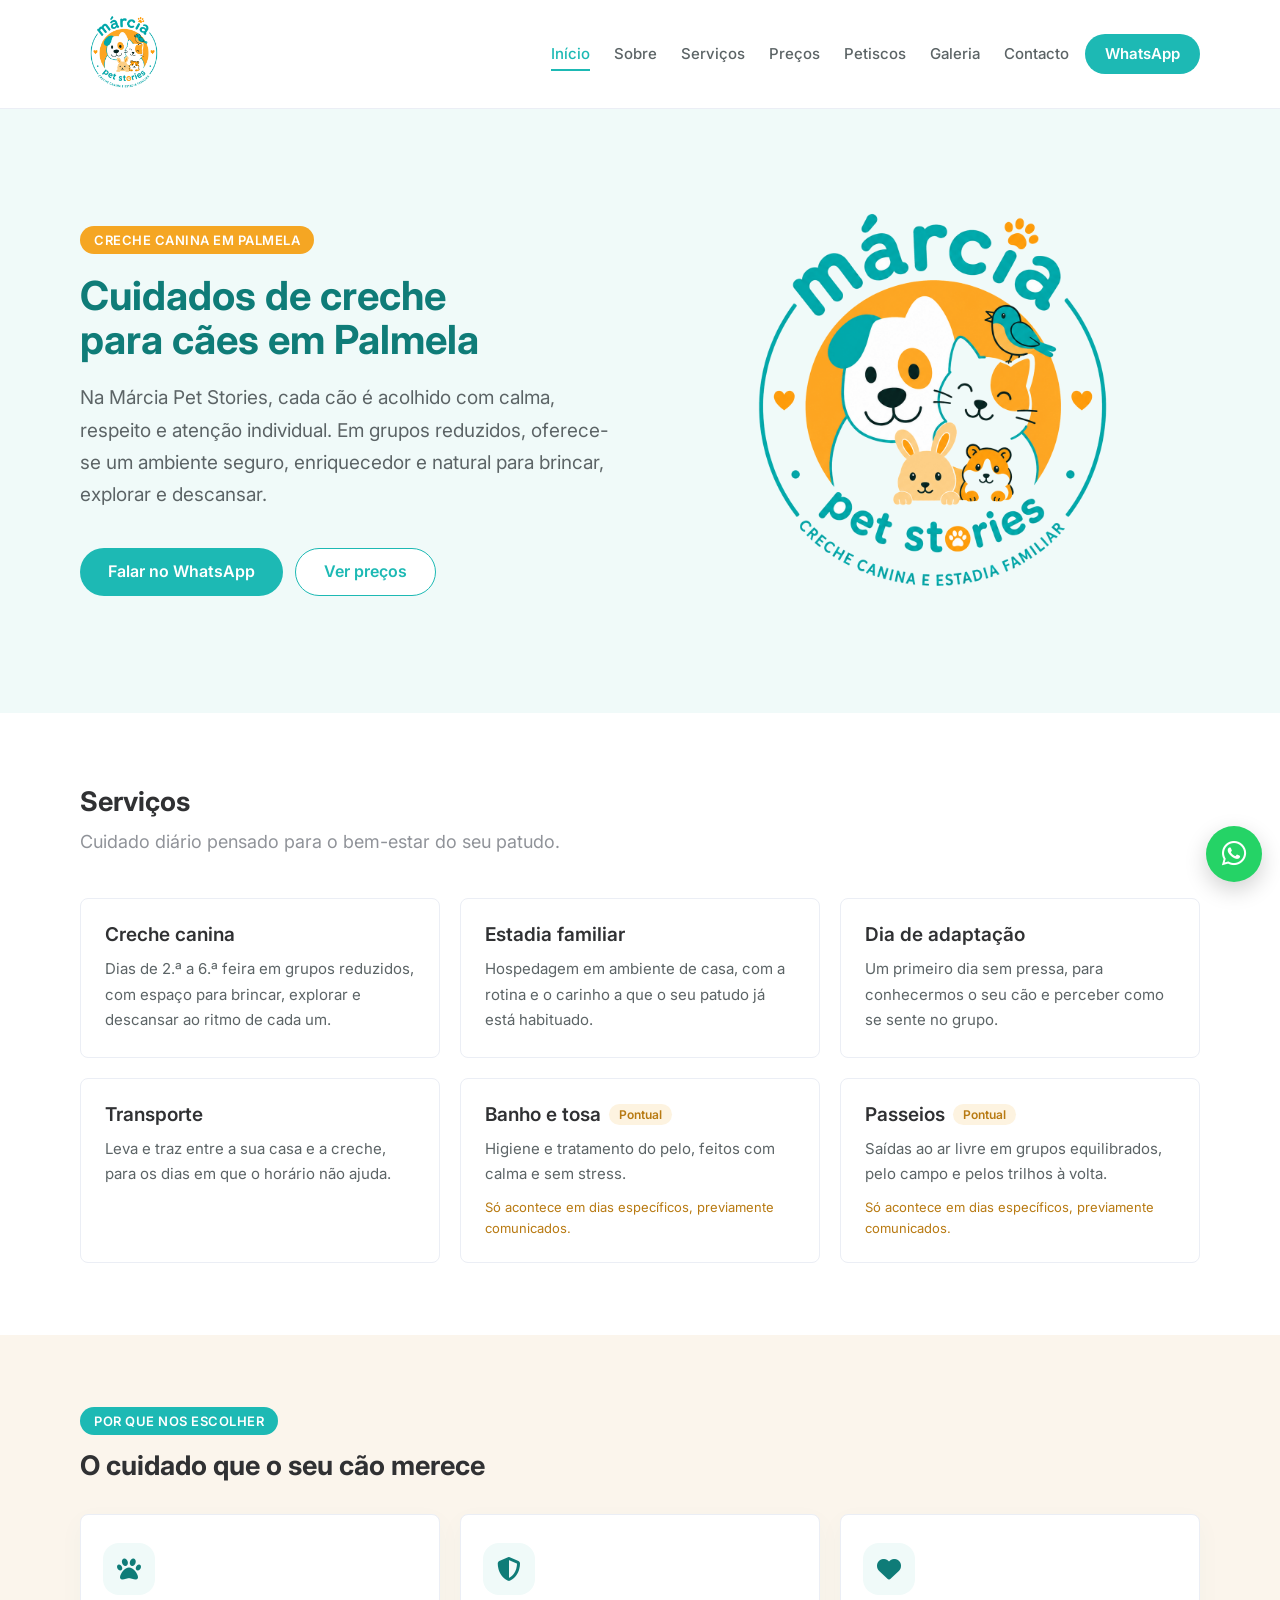
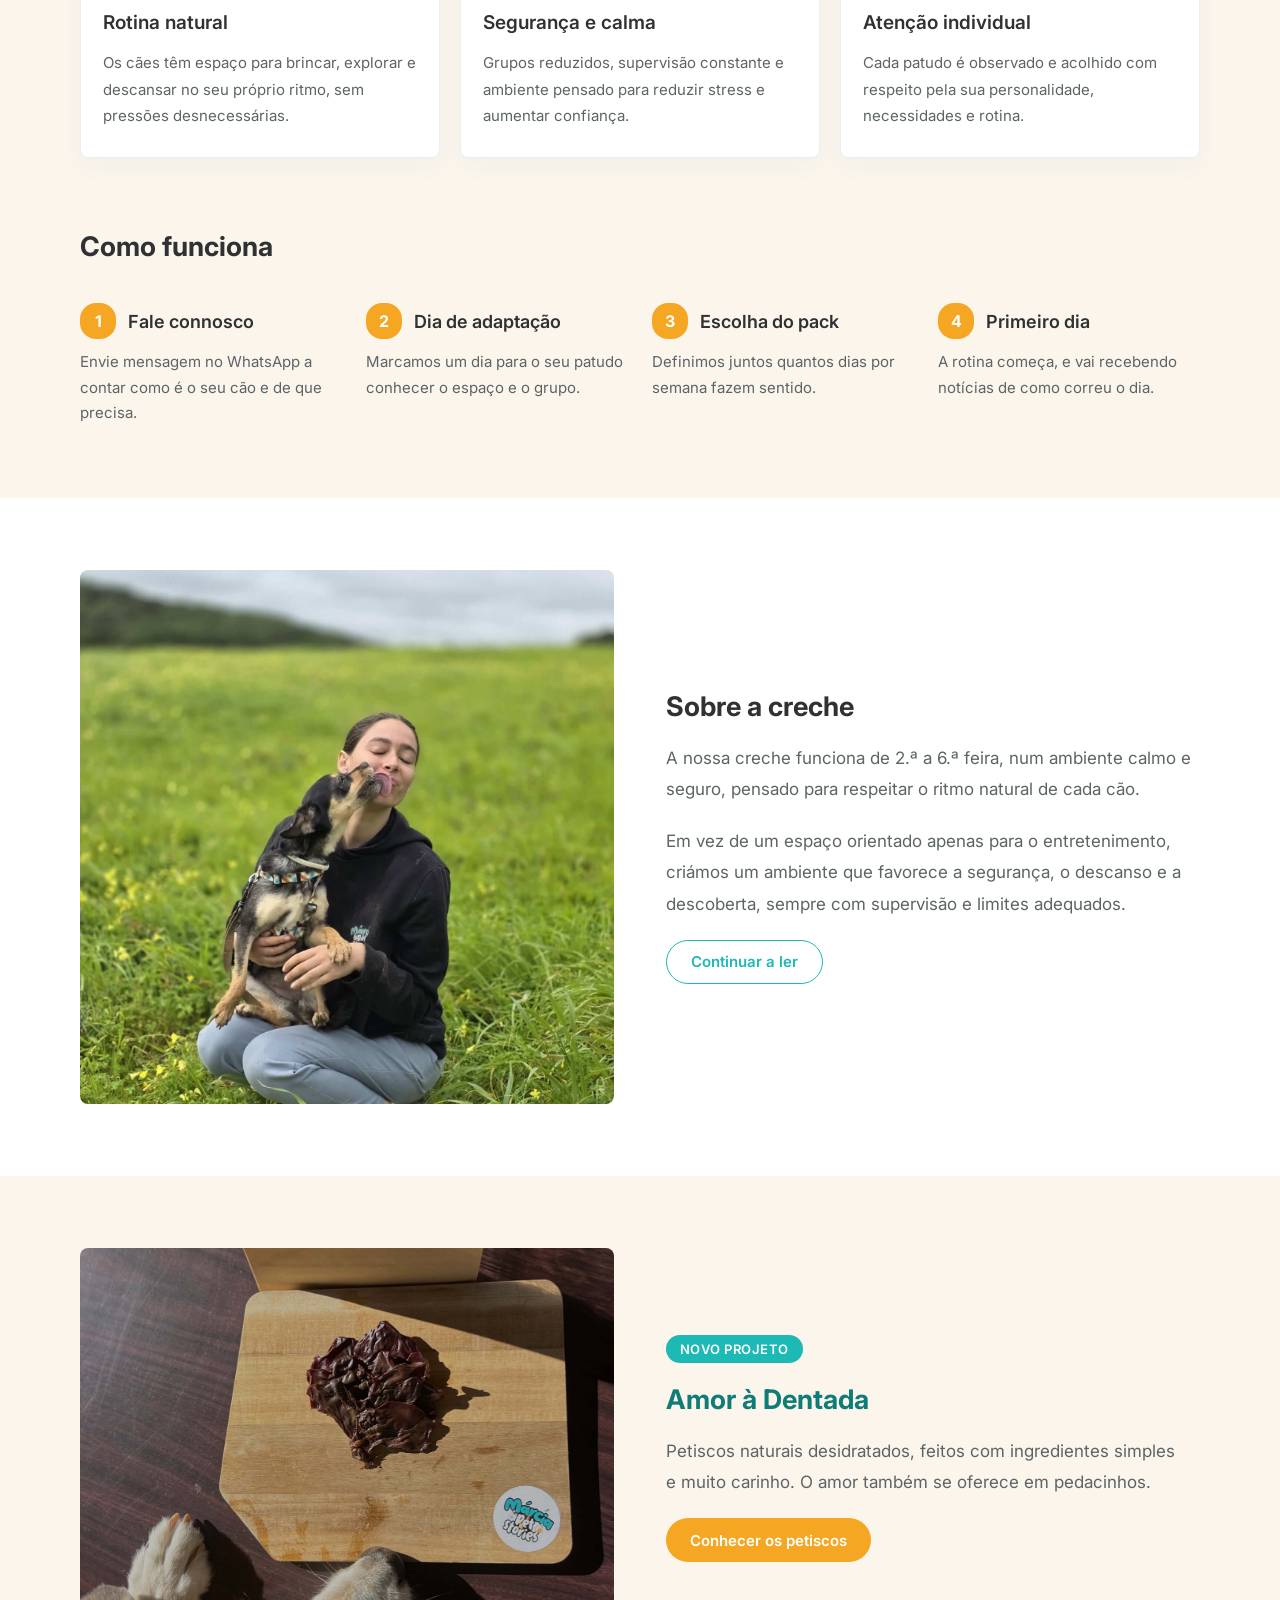
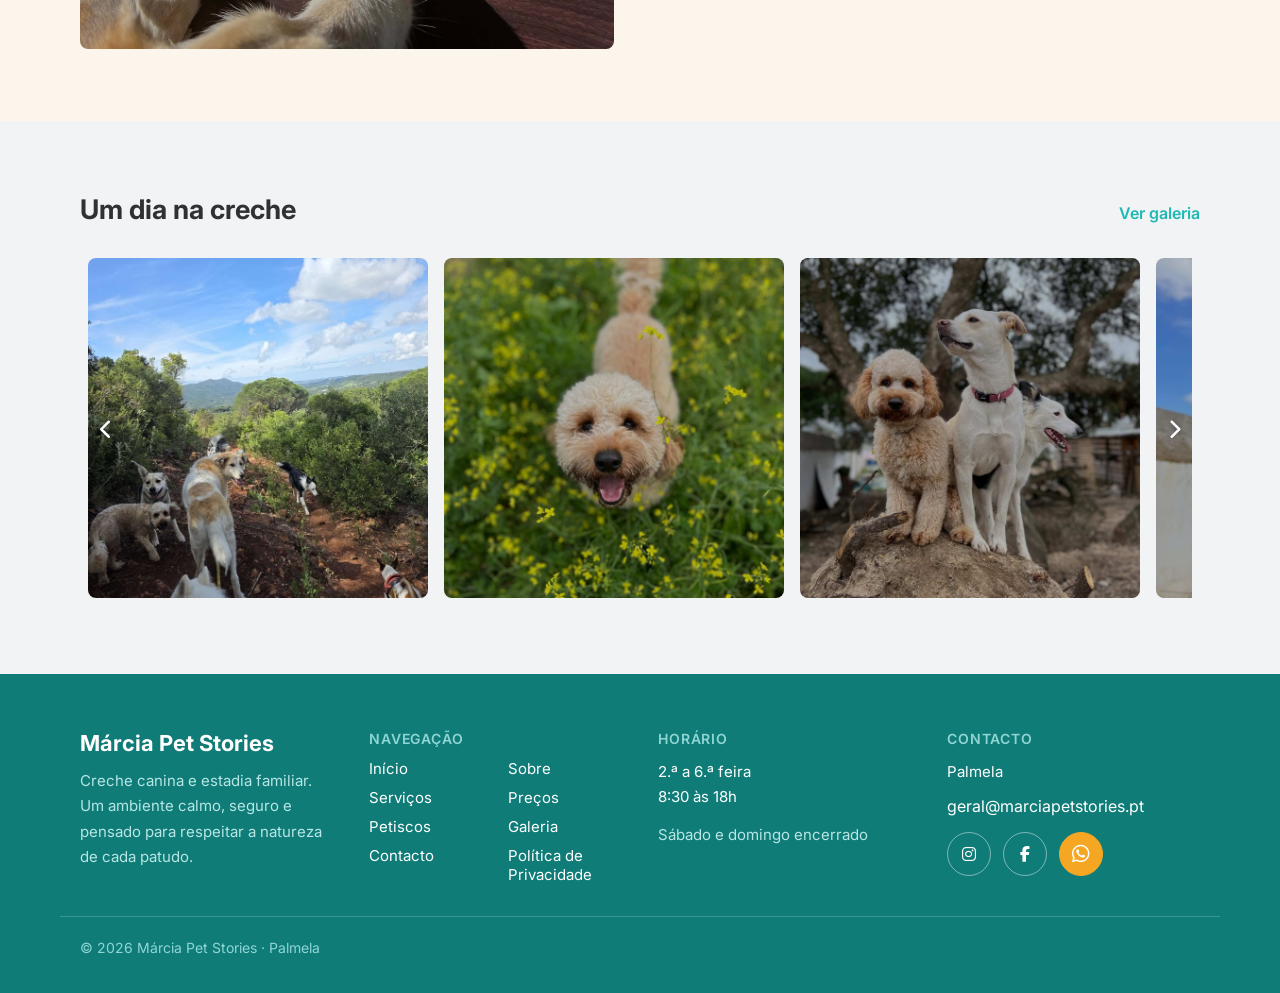
<file: index.html>
<!DOCTYPE html>
<html lang="pt-PT">
<head>
<meta charset="utf-8" />
<meta name="viewport" content="width=device-width, initial-scale=1" />
<meta name="theme-color" content="#1DB9B4" />
<meta name="robots" content="index,follow,max-image-preview:large,max-snippet:-1,max-video-preview:-1" />
<title>Creche canina em Palmela | Márcia Pet Stories</title>
<meta name="description" content="Creche canina em Palmela com rotina calma, grupos reduzidos, bem-estar e atenção individual para cada cão. Consulte preços, adaptação e estadia." />
<link rel="canonical" href="https://santiagokarolinadev00.github.io/marciapetstories3.0/" />
<meta property="og:type" content="website" />
<meta property="og:site_name" content="Márcia Pet Stories" />
<meta property="og:locale" content="pt_PT" />
<meta property="og:title" content="Creche canina em Palmela | Márcia Pet Stories" />
<meta property="og:description" content="Creche canina em Palmela com rotina calma, atenção individual e ambiente seguro para cães." />
<meta property="og:url" content="https://santiagokarolinadev00.github.io/marciapetstories3.0/" />
<meta property="og:image" content="https://santiagokarolinadev00.github.io/marciapetstories3.0/img/og-capa.jpg" />
<meta property="og:image:width" content="1200" />
<meta property="og:image:height" content="630" />
<meta property="og:image:alt" content="Cães da creche Márcia Pet Stories, em Palmela" />
<meta name="twitter:card" content="summary_large_image" />
<meta name="twitter:title" content="Creche canina em Palmela | Márcia Pet Stories" />
<meta name="twitter:description" content="Rotina calma, grupos reduzidos e bem-estar para cães em Palmela." />
<meta name="twitter:image" content="https://santiagokarolinadev00.github.io/marciapetstories3.0/img/og-capa.jpg" />
<link rel="preconnect" href="https://fonts.googleapis.com" />
<link rel="preconnect" href="https://fonts.gstatic.com" crossorigin />
<link href="https://fonts.googleapis.com/css2?family=Inter:wght@400;500;600;700&display=swap" rel="stylesheet" />
<link rel="icon" href="img/logo.png" />
<link rel="preconnect" href="https://cdnjs.cloudflare.com" crossorigin />
<link rel="stylesheet" href="https://cdnjs.cloudflare.com/ajax/libs/font-awesome/6.5.1/css/all.min.css" integrity="sha512-DTOQO9RWCH3ppGqcWaEA1BIZOC6xxalwEsw9c2QQeAIftl+Vegovlnee1c9QX4TctnWMn13TZye+giMm8e2LwA==" crossorigin="anonymous" referrerpolicy="no-referrer" />
<link rel="stylesheet" href="styles.css" />
<script type="application/ld+json">
{
  "@context": "https://schema.org",
  "@graph": [
    {
      "@type": "WebSite",
      "@id": "https://santiagokarolinadev00.github.io/marciapetstories3.0/#website",
      "name": "Márcia Pet Stories",
      "url": "https://santiagokarolinadev00.github.io/marciapetstories3.0/",
      "inLanguage": "pt-PT",
      "publisher": { "@id": "https://santiagokarolinadev00.github.io/marciapetstories3.0/#business" }
    },
    {
      "@type": "LocalBusiness",
      "@id": "https://santiagokarolinadev00.github.io/marciapetstories3.0/#business",
      "name": "Márcia Pet Stories",
      "description": "Creche canina e estadia familiar em Palmela, com grupos reduzidos, rotina calma e ambiente de casa.",
      "url": "https://santiagokarolinadev00.github.io/marciapetstories3.0/",
      "logo": "https://santiagokarolinadev00.github.io/marciapetstories3.0/img/logo.png",
      "image": [
        "https://santiagokarolinadev00.github.io/marciapetstories3.0/img/grupo-serra.jpg",
        "https://santiagokarolinadev00.github.io/marciapetstories3.0/img/marcia.jpg"
      ],
      "telephone": "+351910688326",
      "email": "geral@marciapetstories.pt",
      "priceRange": "€€",
      "currenciesAccepted": "EUR",
      "address": {
        "@type": "PostalAddress",
        "addressLocality": "Palmela",
        "addressRegion": "Setúbal",
        "addressCountry": "PT"
      },
      "geo": {
        "@type": "GeoCoordinates",
        "latitude": 38.577348,
        "longitude": -8.875356
      },
      "hasMap": "https://www.openstreetmap.org/?mlat=38.577348&mlon=-8.875356#map=15/38.577348/-8.875356",
      "areaServed": ["Palmela", "Setúbal", "Almada"],
      "openingHoursSpecification": [{
        "@type": "OpeningHoursSpecification",
        "dayOfWeek": ["Monday", "Tuesday", "Wednesday", "Thursday", "Friday"],
        "opens": "08:30",
        "closes": "18:00"
      }],
      "sameAs": [
        "https://www.instagram.com/marciapetstories/",
        "https://www.facebook.com/profile.php?id=100092173143189"
      ]
    }
  ]
}
</script>
</head>
<body>

<header class="topo">
  <div class="wrap">
    <img class="logo" src="img/logo.png" alt="Márcia Pet Stories - creche canina em Palmela" data-ir="home" width="120" height="120" />
    <button class="icone-btn burger" id="abrir-menu" aria-label="Abrir menu">
      <i class="fa-solid fa-bars" aria-hidden="true"></i>
    </button>
    <nav class="nav">
      <a href="index.html" class="atual">Início</a>
      <a href="sobre.html">Sobre</a>
      <a href="servicos.html">Serviços</a>
      <a href="precos.html">Preços</a>
      <a href="petiscos.html">Petiscos</a>
      <a href="galeria.html">Galeria</a>
      <a href="contacto.html">Contacto</a>
    </nav>
    <a class="btn btn-teal btn-xs" id="wa-topo" href="https://wa.me/351910688326" target="_blank" rel="noopener noreferrer">WhatsApp</a>
  </div>
</header>

<div class="drawer" id="drawer">
  <div class="drawer-topo">
    <img class="drawer-logo" src="img/logo.png" alt="Márcia Pet Stories - creche canina em Palmela" width="120" height="120" />
    <button class="icone-btn" id="fechar-menu" aria-label="Fechar menu">
      <i class="fa-solid fa-xmark" aria-hidden="true"></i>
    </button>
  </div>
  <nav>
    <a href="index.html" class="atual">Início</a>
    <a href="sobre.html">Sobre</a>
    <a href="servicos.html">Serviços</a>
    <a href="precos.html">Preços</a>
    <a href="petiscos.html">Petiscos</a>
    <a href="galeria.html">Galeria</a>
    <a href="contacto.html">Contacto</a>
  </nav>
  <a class="btn btn-teal wa" href="https://wa.me/351910688326" target="_blank" rel="noopener noreferrer">Falar no WhatsApp</a>
</div>

<main>
  <!-- ================= INÍCIO ================= -->
  <div class="pagina ativa" id="pg-home">
    <section class="fundo-teal hero">
      <div class="wrap duas">
        <div class="coluna">
          <span class="etiqueta laranja">Creche canina em Palmela</span>
          <h1>Cuidados de creche para cães em Palmela</h1>
          <p>Na Márcia Pet Stories, cada cão é acolhido com calma, respeito e atenção individual. Em grupos reduzidos, oferece-se um ambiente seguro, enriquecedor e natural para brincar, explorar e descansar.</p>
          <div class="social">
            <a class="btn btn-teal wa" href="https://wa.me/351910688326" target="_blank" rel="noopener noreferrer">Falar no WhatsApp</a>
            <button class="btn btn-linha" data-ir="precos">Ver preços</button>
          </div>
        </div>
        <img class="hero-logo" src="img/logo.png" alt="Márcia Pet Stories - creche canina em Palmela" width="460" height="460" loading="eager" />
      </div>
    </section>

    <section>
      <div class="wrap">
        <h2>Serviços</h2>
        <p class="sub">Cuidado diário pensado para o bem-estar do seu patudo.</p>
        <div class="grelha-servicos section-spaced" id="servicos-home"></div>
      </div>
    </section>

    <section class="fundo-creme">
      <div class="wrap">
        <div class="section-header">
          <span class="etiqueta teal">Por que nos escolher</span>
          <h2>O cuidado que o seu cão merece</h2>
        </div>
        <div class="feature-grid">
          <article class="feature-card">
            <div class="feature-icon"><i class="fa-solid fa-paw" aria-hidden="true"></i></div>
            <h3>Rotina natural</h3>
            <p>Os cães têm espaço para brincar, explorar e descansar no seu próprio ritmo, sem pressões desnecessárias.</p>
          </article>
          <article class="feature-card">
            <div class="feature-icon"><i class="fa-solid fa-shield-halved" aria-hidden="true"></i></div>
            <h3>Segurança e calma</h3>
            <p>Grupos reduzidos, supervisão constante e ambiente pensado para reduzir stress e aumentar confiança.</p>
          </article>
          <article class="feature-card">
            <div class="feature-icon"><i class="fa-solid fa-heart" aria-hidden="true"></i></div>
            <h3>Atenção individual</h3>
            <p>Cada patudo é observado e acolhido com respeito pela sua personalidade, necessidades e rotina.</p>
          </article>
        </div>
      </div>
    </section>

    <section class="fundo-creme section-no-top">
      <div class="wrap">
        <h2 class="section-heading">Como funciona</h2>
        <div class="grelha-4" id="passos"></div>
      </div>
    </section>

    <section>
      <div class="wrap duas">
        <div class="foto r11"><img src="img/marcia.jpg" alt="Márcia com um dos patudos na creche canina em Palmela" width="900" height="900" loading="lazy" /></div>
        <div class="coluna">
          <h2>Sobre a creche</h2>
          <p class="lead-copy">A nossa creche funciona de 2.ª a 6.ª feira, num ambiente calmo e seguro, pensado para respeitar o ritmo natural de cada cão.</p>
          <p class="lead-copy">Em vez de um espaço orientado apenas para o entretenimento, criámos um ambiente que favorece a segurança, o descanso e a descoberta, sempre com supervisão e limites adequados.</p>
          <button class="btn btn-linha btn-sm" data-ir="sobre">Continuar a ler</button>
        </div>
      </div>
    </section>

    <section class="fundo-creme">
      <div class="wrap duas">
        <div class="foto r43"><img src="img/petisco-2.jpg" alt="Petiscos naturais desidratados Amor à Dentada" width="900" height="675" loading="lazy" /></div>
        <div class="coluna">
          <span class="etiqueta teal">Novo projeto</span>
          <h2 class="brand-title">Amor à Dentada</h2>
          <p class="lead-copy compact">Petiscos naturais desidratados, feitos com ingredientes simples e muito carinho. O amor também se oferece em pedacinhos.</p>
          <button class="btn btn-laranja btn-sm" data-ir="petiscos">Conhecer os petiscos</button>
        </div>
      </div>
    </section>

    <section class="fundo-cinza">
      <div class="wrap">
        <div class="cabeca-slider">
          <h2>Um dia na creche</h2>
          <button class="link-btn" data-ir="galeria">Ver galeria</button>
        </div>
        <div class="galeria-caixa">
          <button class="seta-flutuante esq" data-rail="rail-creche" data-dir="-1" aria-label="Anterior"><i class="fa-solid fa-chevron-left" aria-hidden="true"></i></button>
          <button class="seta-flutuante dir" data-rail="rail-creche" data-dir="1" aria-label="Seguinte"><i class="fa-solid fa-chevron-right" aria-hidden="true"></i></button>
          <div class="rail" id="rail-creche"></div>
        </div>
      </div>
    </section>
  </div>

</main>

<footer>
  <div class="wrap grelha">
    <div class="bloco">
      <span class="marca">Márcia Pet Stories</span>
      <span class="claro">Creche canina e estadia familiar. Um ambiente calmo, seguro e pensado para respeitar a natureza de cada patudo.</span>
    </div>
    <div class="bloco">
      <span class="rotulo">Navegação</span>
      <div class="nav-rodape">
        <a href="index.html">Início</a>
        <a href="sobre.html">Sobre</a>
        <a href="servicos.html">Serviços</a>
        <a href="precos.html">Preços</a>
        <a href="petiscos.html">Petiscos</a>
        <a href="galeria.html">Galeria</a>
        <a href="contacto.html">Contacto</a>
          <a href="privacidade.html">Política de Privacidade</a>
      </div>
    </div>
    <div class="bloco">
      <span class="rotulo">Horário</span>
      <span class="footer-meta">2.ª a 6.ª feira<br />8:30 às 18h</span>
      <span class="claro">Sábado e domingo encerrado</span>
    </div>
    <div class="bloco">
      <span class="rotulo">Contacto</span>
      <span class="footer-meta">Palmela</span>
      <a id="email-rodape" href="mailto:geral@marciapetstories.pt">geral@marciapetstories.pt</a>
      <div class="social redes footer-social">
        <a class="ig" href="https://www.instagram.com/marciapetstories/" target="_blank" rel="noopener noreferrer" aria-label="Instagram"></a>
        <a class="fb" href="https://www.facebook.com/profile.php?id=100092173143189" target="_blank" rel="noopener noreferrer" aria-label="Facebook"></a>
        <a class="cheio wa" href="https://wa.me/351910688326" target="_blank" rel="noopener noreferrer" aria-label="WhatsApp"></a>
      </div>
    </div>
  </div>
  <div class="wrap fim">
    <span>© <span id="ano"></span> Márcia Pet Stories · Palmela</span>
  </div>
</footer>

<button type="button" class="fab-carrinho" id="fab-carrinho" hidden aria-label="Ver carrinho">
  <i class="fa-solid fa-cart-shopping" aria-hidden="true"></i>
  <span id="fab-contador">0</span>
</button>

<div class="aviso-add" id="aviso-add" role="status" hidden></div>

<div class="carrinho-overlay" id="carrinho-overlay" hidden></div>
<aside class="carrinho" id="carrinho" aria-label="A sua encomenda">
  <div class="carrinho-topo">
    <h3>A sua encomenda</h3>
    <button class="icone-btn" id="fechar-carrinho" type="button" aria-label="Fechar">
      <i class="fa-solid fa-xmark" aria-hidden="true"></i>
    </button>
  </div>
  <div class="carrinho-corpo" id="carrinho-corpo"></div>
</aside>

<a class="fab-whatsapp wa" href="https://wa.me/351910688326" target="_blank" rel="noopener noreferrer" aria-label="Falar no WhatsApp" title="Falar no WhatsApp">
  <i class="fa-brands fa-whatsapp" aria-hidden="true"></i>
</a>

<script src="script.js"></script>
</body>
</html>
</file>
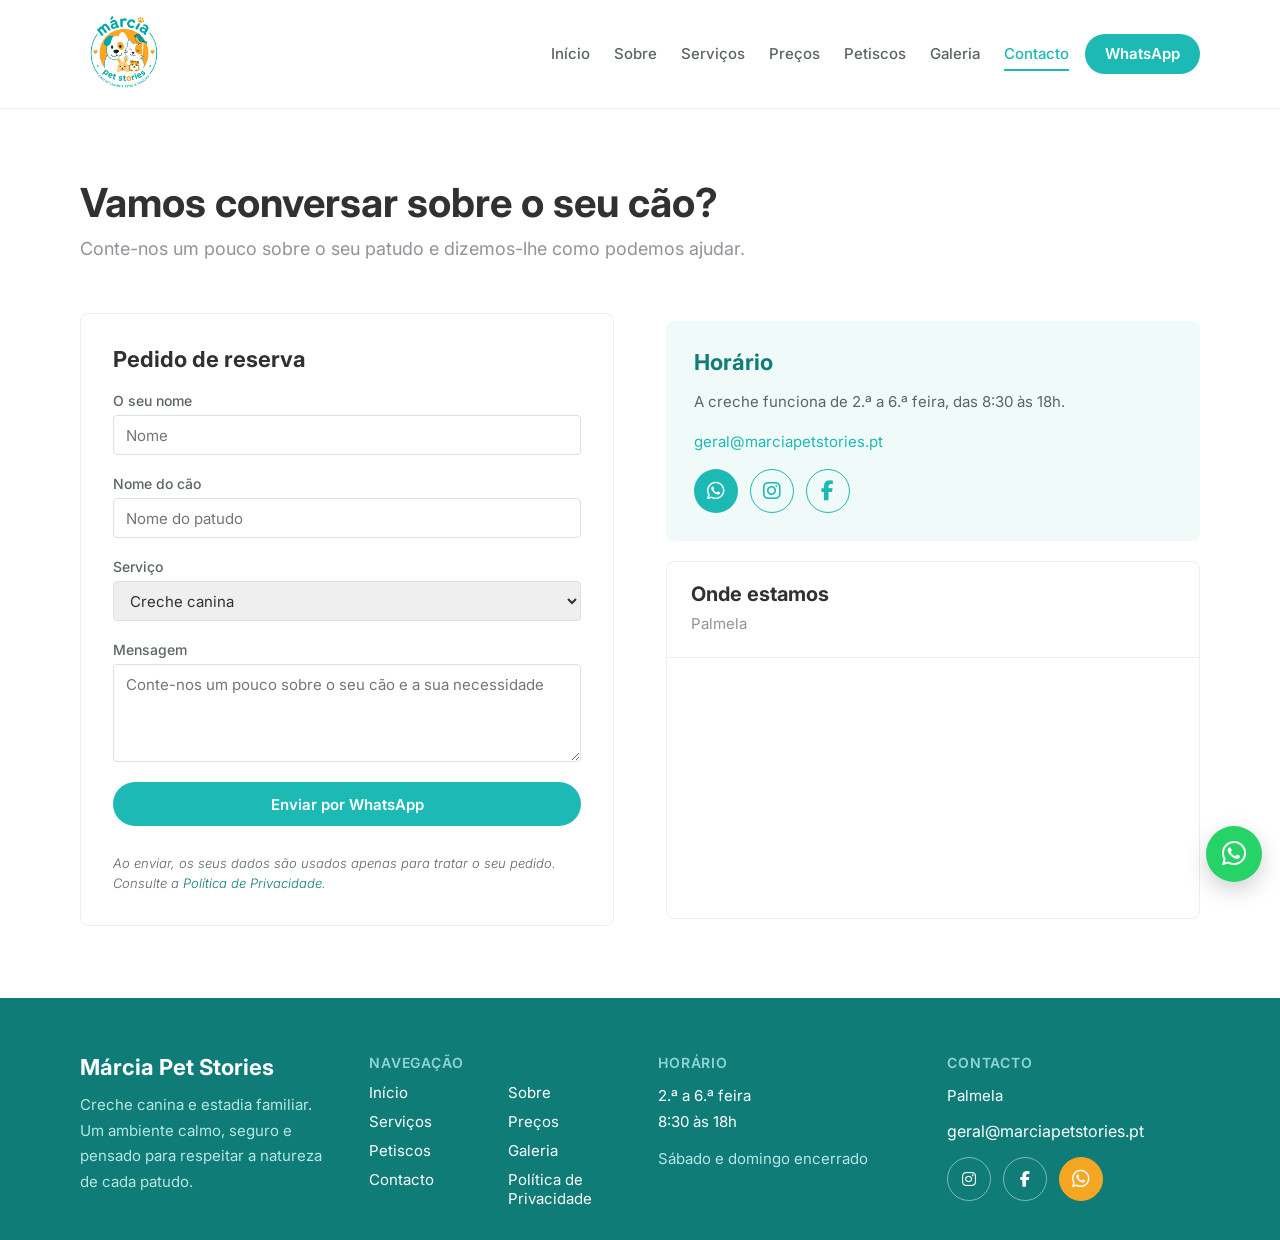
<file: contacto.html>
<!DOCTYPE html>
<html lang="pt-PT">
<head>
  <meta charset="utf-8" />
  <meta name="viewport" content="width=device-width, initial-scale=1" />
  <meta name="theme-color" content="#1DB9B4" />
  <meta name="robots" content="index,follow,max-image-preview:large,max-snippet:-1" />
  <title>Fale connosco em Palmela | Márcia Pet Stories</title>
  <meta name="description" content="Fale com a Márcia Pet Stories para marcar uma reserva, agendar a adaptação do seu cão ou esclarecer dúvidas sobre a creche em Palmela." />
  <link rel="canonical" href="https://santiagokarolinadev00.github.io/marciapetstories3.0/contacto.html" />
  <lin  k rel="precon  n  ect" href="https://cdn  js.cloudflare.com" crossorigin   />
  <lin  k rel="stylesheet" href="https://cdn  js.cloudflare.com/ajax/libs/fon  t-awesome/6.5.1/css/all.min  .css" in  tegrity="sha512-DTOQO9RWCH3ppGqcWaEA1BIZOC6xxalwEsw9c2QQeAIftl+Vegovln  ee1c9QX4Tctn  WMn  13TZye+giMm8e2LwA==" crossorigin  ="an  on  ymous" referrerpolicy="n  o-referrer" />
  <link rel="preconnect" href="https://fonts.googleapis.com" />
  <link rel="preconnect" href="https://fonts.gstatic.com" crossorigin />
  <link href="https://fonts.googleapis.com/css2?family=Inter:wght@400;500;600;700&display=swap" rel="stylesheet" />
  <link rel="preconnect" href="https://cdnjs.cloudflare.com" crossorigin />
  <link rel="stylesheet" href="https://cdnjs.cloudflare.com/ajax/libs/font-awesome/6.5.1/css/all.min.css" integrity="sha512-DTOQO9RWCH3ppGqcWaEA1BIZOC6xxalwEsw9c2QQeAIftl+Vegovlnee1c9QX4TctnWMn13TZye+giMm8e2LwA==" crossorigin="anonymous" referrerpolicy="no-referrer" />
  <link rel="stylesheet" href="styles.css" />
  <meta property="og:type" content="website" />
  <meta property="og:site_name" content="Márcia Pet Stories" />
  <meta property="og:locale" content="pt_PT" />
  <meta property="og:title" content="Fale connosco em Palmela | Márcia Pet Stories" />
  <meta property="og:description" content="Marque uma reserva ou o dia de adaptação do seu cão. Respondemos por WhatsApp." />
  <meta property="og:url" content="https://santiagokarolinadev00.github.io/marciapetstories3.0/contacto.html" />
  <meta property="og:image" content="https://santiagokarolinadev00.github.io/marciapetstories3.0/img/og-capa.jpg" />
  <meta property="og:image:width" content="1200" />
  <meta property="og:image:height" content="630" />
  <meta property="og:image:alt" content="Cães da creche Márcia Pet Stories, em Palmela" />
  <meta name="twitter:card" content="summary_large_image" />
  <meta name="twitter:title" content="Fale connosco em Palmela | Márcia Pet Stories" />
  <meta name="twitter:description" content="Marque uma reserva ou o dia de adaptação do seu cão." />
  <meta name="twitter:image" content="https://santiagokarolinadev00.github.io/marciapetstories3.0/img/og-capa.jpg" />
  <link rel="icon" href="img/logo.png" />
  <script type="application/ld+json">
  {
    "@context": "https://schema.org",
    "@graph": [
      {
        "@type": "ContactPage",
        "@id": "https://santiagokarolinadev00.github.io/marciapetstories3.0/contacto.html",
        "name": "Contacto",
        "description": "Conte-nos sobre o seu patudo. Respondemos por WhatsApp.",
        "inLanguage": "pt-PT",
        "isPartOf": { "@id": "https://santiagokarolinadev00.github.io/marciapetstories3.0/#website" },
        "mainEntity": { "@id": "https://santiagokarolinadev00.github.io/marciapetstories3.0/#business" }
      },
      {
        "@type": "BreadcrumbList",
        "itemListElement": [
          { "@type": "ListItem", "position": 1, "name": "Início", "item": "https://santiagokarolinadev00.github.io/marciapetstories3.0/" },
          { "@type": "ListItem", "position": 2, "name": "Contacto", "item": "https://santiagokarolinadev00.github.io/marciapetstories3.0/contacto.html" }
        ]
      }
    ]
  }
  </script>
</head>
<body>
  <header class="topo">
    <div class="wrap">
      <a href="index.html"><img class="logo" src="img/logo.png" alt="Márcia Pet Stories" width="120" height="120" /></a>
      <button class="icone-btn burger" id="abrir-menu" aria-label="Abrir menu">
        <i class="fa-solid fa-bars" aria-hidden="true"></i>
      </button>
      <nav class="nav">
        <a href="index.html">Início</a>
        <a href="sobre.html">Sobre</a>
        <a href="servicos.html">Serviços</a>
        <a href="precos.html">Preços</a>
        <a href="petiscos.html">Petiscos</a>
        <a href="galeria.html">Galeria</a>
        <a href="contacto.html" class="atual">Contacto</a>
      </nav>
      <a class="btn btn-teal btn-xs" href="https://wa.me/351910688326" target="_blank" rel="noopener noreferrer">WhatsApp</a>
    </div>
  </header>

  <div class="drawer" id="drawer">
    <div class="drawer-topo">
      <a href="index.html"><img class="drawer-logo" src="img/logo.png" alt="Márcia Pet Stories" width="120" height="120" /></a>
      <button class="icone-btn" id="fechar-menu" aria-label="Fechar menu">
        <i class="fa-solid fa-xmark" aria-hidden="true"></i>
      </button>
    </div>
    <nav>
      <a href="index.html">Início</a>
      <a href="sobre.html">Sobre</a>
      <a href="servicos.html">Serviços</a>
      <a href="precos.html">Preços</a>
      <a href="petiscos.html">Petiscos</a>
      <a href="galeria.html">Galeria</a>
      <a href="contacto.html" class="atual">Contacto</a>
    </nav>
    <a class="btn btn-teal wa" href="https://wa.me/351910688326" target="_blank" rel="noopener noreferrer">Falar no WhatsApp</a>
  </div>

  <main>
    <section>
      <div class="wrap">
        <h1>Vamos conversar sobre o seu cão?</h1>
        <p class="sub">Conte-nos um pouco sobre o seu patudo e dizemos-lhe como podemos ajudar.</p>
        <div class="duas contact-layout">
          <form class="form" id="form-reserva">
            <h2 class="contact-title">Pedido de reserva</h2>
            <div class="campo">
              <label for="f-nome">O seu nome</label>
              <input id="f-nome" name="nome" placeholder="Nome" />
            </div>
            <div class="campo">
              <label for="f-cao">Nome do cão</label>
              <input id="f-cao" name="cao" placeholder="Nome do patudo" />
            </div>
            <div class="campo">
              <label for="f-servico">Serviço</label>
              <select id="f-servico" name="servico">
                <option>Creche canina</option>
                <option>Estadia familiar</option>
                <option>Dia de adaptação</option>
                <option>Transporte</option>
                <option>Banho e tosa</option>
                <option>Passeios</option>
              </select>
            </div>
            <div class="campo">
              <label for="f-msg">Mensagem</label>
              <textarea id="f-msg" name="msg" rows="4" placeholder="Conte-nos um pouco sobre o seu cão e a sua necessidade"></textarea>
            </div>
            <button type="submit" class="btn btn-teal btn-sm">Enviar por WhatsApp</button>
            <p class="aviso-privacidade">
              Ao enviar, os seus dados são usados apenas para tratar o seu pedido.
              Consulte a <a href="privacidade.html">Política de Privacidade</a>.
            </p>
          </form>

          <div class="contact-stack">
            <div class="caixa-teal">
              <h2>Horário</h2>
              <p class="contact-copy">A creche funciona de 2.ª a 6.ª feira, das 8:30 às 18h.</p>
              <p class="contact-copy"><a href="mailto:geral@marciapetstories.pt">geral@marciapetstories.pt</a></p>
              <div class="social">
                <a class="cheio wa" href="https://wa.me/351910688326" target="_blank" rel="noopener noreferrer" aria-label="WhatsApp"></a>
                <a class="linha ig" href="https://www.instagram.com/marciapetstories/" target="_blank" rel="noopener noreferrer" aria-label="Instagram"></a>
                <a class="linha fb" href="https://www.facebook.com/profile.php?id=100092173143189" target="_blank" rel="noopener noreferrer" aria-label="Facebook"></a>
              </div>
            </div>
            <div class="mapa-caixa">
              <header>
                <h2 class="map-title">Onde estamos</h2>
                <p class="map-local">Palmela</p>
              </header>
              <iframe title="Mapa de Palmela" loading="lazy" referrerpolicy="no-referrer-when-downgrade" src="https://www.openstreetmap.org/export/embed.html?bbox=-8.95%2C38.54%2C-8.85%2C38.60&amp;layer=mapnik"></iframe>
            </div>
          </div>
        </div>
      </div>
    </section>
  </main>

  <footer>
    <div class="wrap grelha">
      <div class="bloco">
        <span class="marca">Márcia Pet Stories</span>
        <span class="claro">Creche canina e estadia familiar. Um ambiente calmo, seguro e pensado para respeitar a natureza de cada patudo.</span>
      </div>
      <div class="bloco">
        <span class="rotulo">Navegação</span>
        <div class="nav-rodape">
          <a href="index.html">Início</a>
          <a href="sobre.html">Sobre</a>
          <a href="servicos.html">Serviços</a>
          <a href="precos.html">Preços</a>
          <a href="petiscos.html">Petiscos</a>
          <a href="galeria.html">Galeria</a>
          <a href="contacto.html">Contacto</a>
          <a href="privacidade.html">Política de Privacidade</a>
        </div>
      </div>
      <div class="bloco">
        <span class="rotulo">Horário</span>
        <span class="footer-meta">2.ª a 6.ª feira<br />8:30 às 18h</span>
        <span class="claro">Sábado e domingo encerrado</span>
      </div>
      <div class="bloco">
        <span class="rotulo">Contacto</span>
        <span class="footer-meta">Palmela</span>
        <a href="mailto:geral@marciapetstories.pt">geral@marciapetstories.pt</a>
        <div class="social redes footer-social">
          <a class="ig" href="https://www.instagram.com/marciapetstories/" target="_blank" rel="noopener noreferrer" aria-label="Instagram"></a>
          <a class="fb" href="https://www.facebook.com/profile.php?id=100092173143189" target="_blank" rel="noopener noreferrer" aria-label="Facebook"></a>
          <a class="cheio wa" href="https://wa.me/351910688326" target="_blank" rel="noopener noreferrer" aria-label="WhatsApp"></a>
        </div>
      </div>
    </div>
  </footer>

  <a class="fab-whatsapp wa" href="https://wa.me/351910688326" target="_blank" rel="noopener noreferrer" aria-label="Falar no WhatsApp" title="Falar no WhatsApp">
    <i class="fa-brands fa-whatsapp" aria-hidden="true"></i>
  </a>

  <script src="script.js"></script>
</body>
</html>
</file>
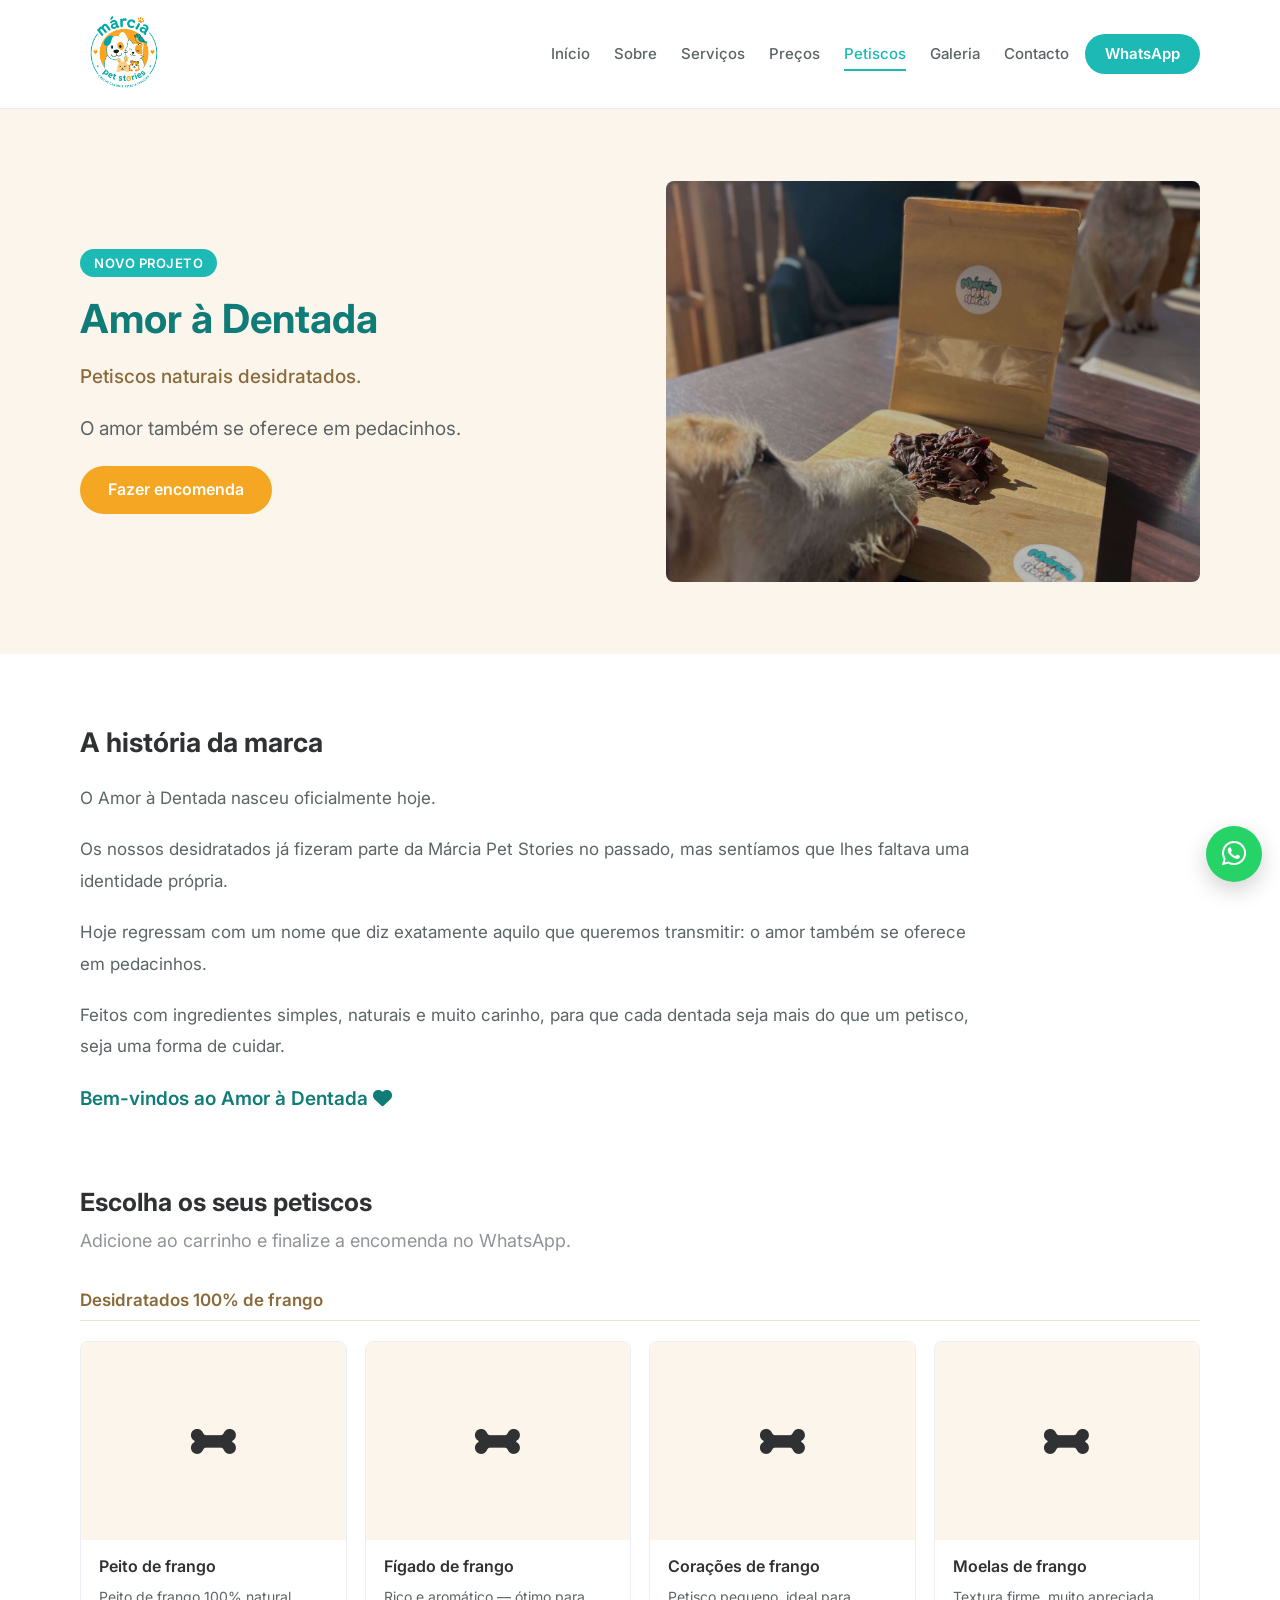
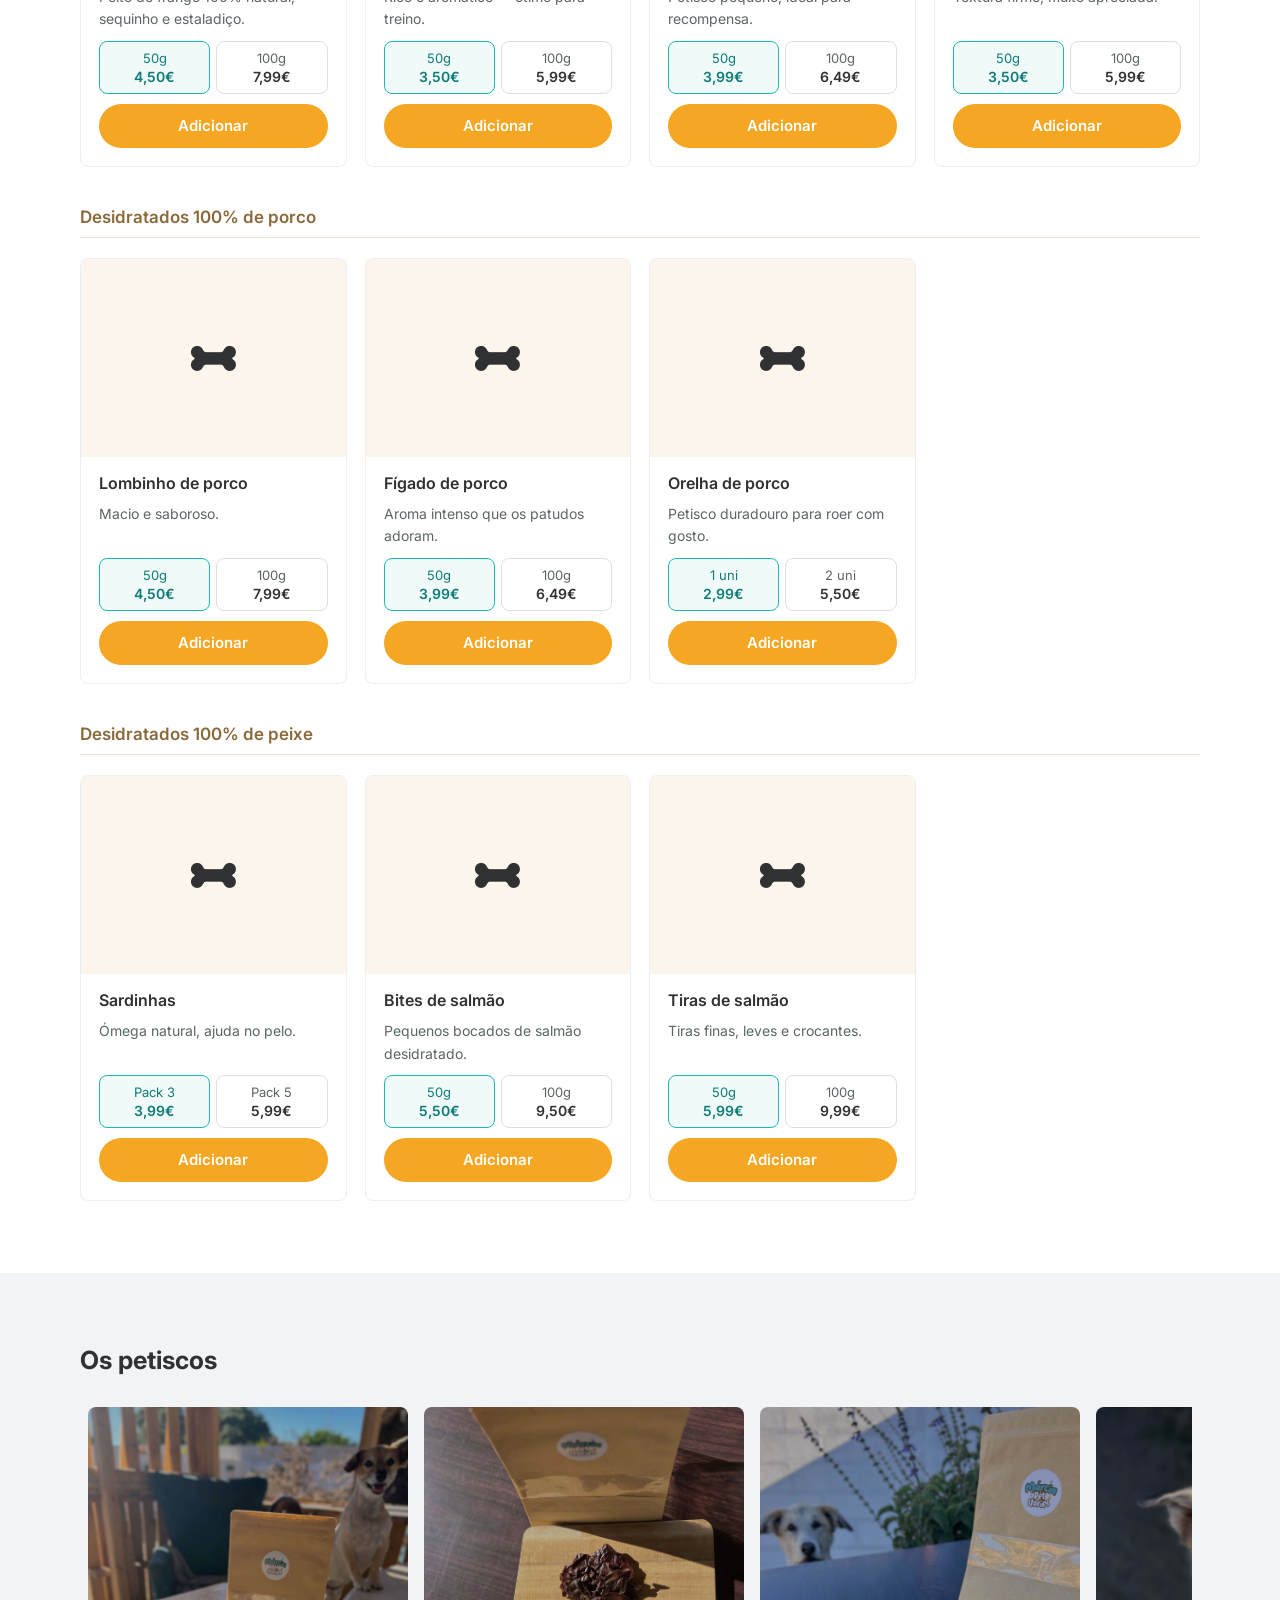
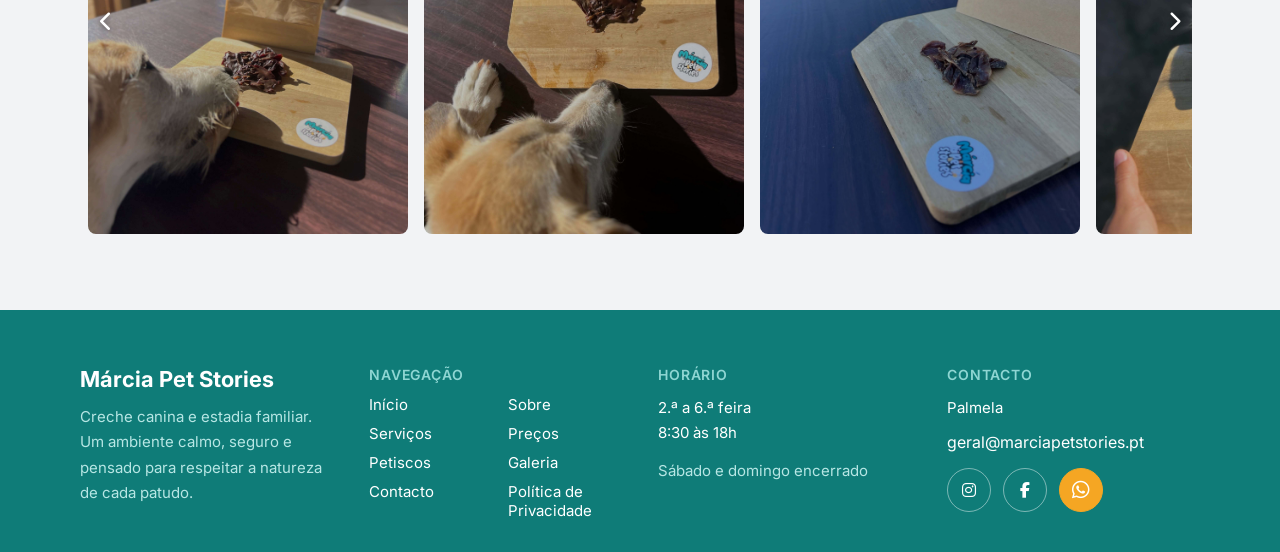
<file: petiscos.html>
<!DOCTYPE html>
<html lang="pt-PT">
<head>
  <meta charset="utf-8" />
  <meta name="viewport" content="width=device-width, initial-scale=1" />
  <meta name="theme-color" content="#1DB9B4" />
  <meta name="robots" content="index,follow,max-image-preview:large,max-snippet:-1" />
  <title>Petiscos naturais para cães | Amor à Dentada</title>
  <meta name="description" content="Descubra os petiscos naturais desidratados Amor à Dentada, feitos para cães com ingredientes simples e muito carinho." />
  <link rel="canonical" href="https://santiagokarolinadev00.github.io/marciapetstories3.0/petiscos.html" />
  <lin  k rel="precon  n  ect" href="https://cdn  js.cloudflare.com" crossorigin   />
  <lin  k rel="stylesheet" href="https://cdn  js.cloudflare.com/ajax/libs/fon  t-awesome/6.5.1/css/all.min  .css" in  tegrity="sha512-DTOQO9RWCH3ppGqcWaEA1BIZOC6xxalwEsw9c2QQeAIftl+Vegovln  ee1c9QX4Tctn  WMn  13TZye+giMm8e2LwA==" crossorigin  ="an  on  ymous" referrerpolicy="n  o-referrer" />
  <link rel="preconnect" href="https://fonts.googleapis.com" />
  <link rel="preconnect" href="https://fonts.gstatic.com" crossorigin />
  <link href="https://fonts.googleapis.com/css2?family=Inter:wght@400;500;600;700&display=swap" rel="stylesheet" />
  <link rel="preconnect" href="https://cdnjs.cloudflare.com" crossorigin />
  <link rel="stylesheet" href="https://cdnjs.cloudflare.com/ajax/libs/font-awesome/6.5.1/css/all.min.css" integrity="sha512-DTOQO9RWCH3ppGqcWaEA1BIZOC6xxalwEsw9c2QQeAIftl+Vegovlnee1c9QX4TctnWMn13TZye+giMm8e2LwA==" crossorigin="anonymous" referrerpolicy="no-referrer" />
  <link rel="stylesheet" href="styles.css" />
  <meta property="og:type" content="website" />
  <meta property="og:site_name" content="Márcia Pet Stories" />
  <meta property="og:locale" content="pt_PT" />
  <meta property="og:title" content="Petiscos naturais para cães | Amor à Dentada" />
  <meta property="og:description" content="Petiscos desidratados de frango, porco e peixe, com ingredientes simples e nada mais." />
  <meta property="og:url" content="https://santiagokarolinadev00.github.io/marciapetstories3.0/petiscos.html" />
  <meta property="og:image" content="https://santiagokarolinadev00.github.io/marciapetstories3.0/img/og-capa.jpg" />
  <meta property="og:image:width" content="1200" />
  <meta property="og:image:height" content="630" />
  <meta property="og:image:alt" content="Petiscos naturais desidratados Amor à Dentada" />
  <meta name="twitter:card" content="summary_large_image" />
  <meta name="twitter:title" content="Petiscos naturais para cães | Amor à Dentada" />
  <meta name="twitter:description" content="Petiscos desidratados de frango, porco e peixe para o seu patudo." />
  <meta name="twitter:image" content="https://santiagokarolinadev00.github.io/marciapetstories3.0/img/og-capa.jpg" />
  <link rel="icon" href="img/logo.png" />
  <script type="application/ld+json">
  {
    "@context": "https://schema.org",
    "@graph": [
      {
        "@type": "CollectionPage",
        "@id": "https://santiagokarolinadev00.github.io/marciapetstories3.0/petiscos.html",
        "name": "Petiscos Amor à Dentada",
        "description": "Petiscos naturais desidratados para cães, feitos com ingredientes simples.",
        "inLanguage": "pt-PT",
        "isPartOf": { "@id": "https://santiagokarolinadev00.github.io/marciapetstories3.0/#website" }
      },
      {
        "@type": "BreadcrumbList",
        "itemListElement": [
          { "@type": "ListItem", "position": 1, "name": "Início", "item": "https://santiagokarolinadev00.github.io/marciapetstories3.0/" },
          { "@type": "ListItem", "position": 2, "name": "Petiscos", "item": "https://santiagokarolinadev00.github.io/marciapetstories3.0/petiscos.html" }
        ]
      }
    ]
  }
  </script>
</head>
<body>
  <header class="topo">
    <div class="wrap">
      <a href="index.html"><img class="logo" src="img/logo.png" alt="Márcia Pet Stories" width="120" height="120" /></a>
      <button class="icone-btn burger" id="abrir-menu" aria-label="Abrir menu">
        <i class="fa-solid fa-bars" aria-hidden="true"></i>
      </button>
      <nav class="nav">
        <a href="index.html">Início</a>
        <a href="sobre.html">Sobre</a>
        <a href="servicos.html">Serviços</a>
        <a href="precos.html">Preços</a>
        <a href="petiscos.html" class="atual">Petiscos</a>
        <a href="galeria.html">Galeria</a>
        <a href="contacto.html">Contacto</a>
      </nav>
      <a class="btn btn-teal btn-xs" href="https://wa.me/351910688326" target="_blank" rel="noopener noreferrer">WhatsApp</a>
    </div>
  </header>

  <div class="drawer" id="drawer">
    <div class="drawer-topo">
      <a href="index.html"><img class="drawer-logo" src="img/logo.png" alt="Márcia Pet Stories" width="120" height="120" /></a>
      <button class="icone-btn" id="fechar-menu" aria-label="Fechar menu">
        <i class="fa-solid fa-xmark" aria-hidden="true"></i>
      </button>
    </div>
    <nav>
      <a href="index.html">Início</a>
      <a href="sobre.html">Sobre</a>
      <a href="servicos.html">Serviços</a>
      <a href="precos.html">Preços</a>
      <a href="petiscos.html" class="atual">Petiscos</a>
      <a href="galeria.html">Galeria</a>
      <a href="contacto.html">Contacto</a>
    </nav>
    <a class="btn btn-teal wa" href="https://wa.me/351910688326" target="_blank" rel="noopener noreferrer">Falar no WhatsApp</a>
  </div>

  <main>
    <section class="fundo-creme hero">
      <div class="wrap duas">
        <div class="coluna">
          <span class="etiqueta teal">Novo projeto</span>
          <h1>Amor à Dentada</h1>
          <p class="pet-subtitle">Petiscos naturais desidratados.</p>
          <p class="lead-copy">O amor também se oferece em pedacinhos.</p>
          <button type="button" class="btn btn-laranja" data-scroll="loja-inicio">Fazer encomenda</button>
        </div>
        <div class="foto r43"><img src="img/petisco-1.jpg" alt="Saqueta de petiscos naturais para cães" width="900" height="675" loading="lazy" /></div>
      </div>
    </section>

    <section>
      <div class="wrap">
        <h2>A história da marca</h2>
        <div class="story-block">
          <p class="lead-copy">O Amor à Dentada nasceu oficialmente hoje.</p>
          <p class="lead-copy">Os nossos desidratados já fizeram parte da Márcia Pet Stories no passado, mas sentíamos que lhes faltava uma identidade própria.</p>
          <p class="lead-copy">Hoje regressam com um nome que diz exatamente aquilo que queremos transmitir: o amor também se oferece em pedacinhos.</p>
          <p class="lead-copy">Feitos com ingredientes simples, naturais e muito carinho, para que cada dentada seja mais do que um petisco, seja uma forma de cuidar.</p>
          <p class="brand-line">Bem-vindos ao Amor à Dentada <i class="fa-solid fa-heart" aria-hidden="true"></i></p>
        </div>
      </div>
    </section>

    <section class="section-no-top" id="loja-inicio">
      <div class="wrap">
        <h2 class="store-title">Escolha os seus petiscos</h2>
        <p class="sub small-sub">Adicione ao carrinho e finalize a encomenda no WhatsApp.</p>
        <div class="loja shop-spacing" id="loja"></div>
      </div>
    </section>

    <section class="fundo-cinza">
      <div class="wrap">
        <h2 class="gallery-title">Os petiscos</h2>
        <div class="galeria-caixa">
          <button class="seta-flutuante esq" data-rail="fotos-petiscos" data-dir="-1" aria-label="Anterior"><i class="fa-solid fa-chevron-left" aria-hidden="true"></i></button>
          <button class="seta-flutuante dir" data-rail="fotos-petiscos" data-dir="1" aria-label="Seguinte"><i class="fa-solid fa-chevron-right" aria-hidden="true"></i></button>
          <div class="rail" id="fotos-petiscos"></div>
        </div>
      </div>
    </section>
  </main>

  <button type="button" class="fab-carrinho" id="fab-carrinho" hidden aria-label="Ver carrinho">
    <i class="fa-solid fa-cart-shopping" aria-hidden="true"></i>
    <span id="fab-contador">0</span>
  </button>

  <div class="aviso-add" id="aviso-add" role="status" hidden></div>

  <div class="carrinho-overlay" id="carrinho-overlay" hidden></div>
  <aside class="carrinho" id="carrinho" aria-label="A sua encomenda">
    <div class="carrinho-topo">
      <h3>A sua encomenda</h3>
      <button class="icone-btn" id="fechar-carrinho" type="button" aria-label="Fechar">
        <i class="fa-solid fa-xmark" aria-hidden="true"></i>
      </button>
    </div>
    <div class="carrinho-corpo" id="carrinho-corpo"></div>
  </aside>

  <footer>
    <div class="wrap grelha">
      <div class="bloco">
        <span class="marca">Márcia Pet Stories</span>
        <span class="claro">Creche canina e estadia familiar. Um ambiente calmo, seguro e pensado para respeitar a natureza de cada patudo.</span>
      </div>
      <div class="bloco">
        <span class="rotulo">Navegação</span>
        <div class="nav-rodape">
          <a href="index.html">Início</a>
          <a href="sobre.html">Sobre</a>
          <a href="servicos.html">Serviços</a>
          <a href="precos.html">Preços</a>
          <a href="petiscos.html">Petiscos</a>
          <a href="galeria.html">Galeria</a>
          <a href="contacto.html">Contacto</a>
          <a href="privacidade.html">Política de Privacidade</a>
        </div>
      </div>
      <div class="bloco">
        <span class="rotulo">Horário</span>
        <span class="footer-meta">2.ª a 6.ª feira<br />8:30 às 18h</span>
        <span class="claro">Sábado e domingo encerrado</span>
      </div>
      <div class="bloco">
        <span class="rotulo">Contacto</span>
        <span class="footer-meta">Palmela</span>
        <a href="mailto:geral@marciapetstories.pt">geral@marciapetstories.pt</a>
        <div class="social redes footer-social">
          <a class="ig" href="https://www.instagram.com/marciapetstories/" target="_blank" rel="noopener noreferrer" aria-label="Instagram"></a>
          <a class="fb" href="https://www.facebook.com/profile.php?id=100092173143189" target="_blank" rel="noopener noreferrer" aria-label="Facebook"></a>
          <a class="cheio wa" href="https://wa.me/351910688326" target="_blank" rel="noopener noreferrer" aria-label="WhatsApp"></a>
        </div>
      </div>
    </div>
  </footer>

  <a class="fab-whatsapp wa" href="https://wa.me/351910688326" target="_blank" rel="noopener noreferrer" aria-label="Falar no WhatsApp" title="Falar no WhatsApp">
    <i class="fa-brands fa-whatsapp" aria-hidden="true"></i>
  </a>

  <script src="script.js"></script>
</body>
</html>
</file>
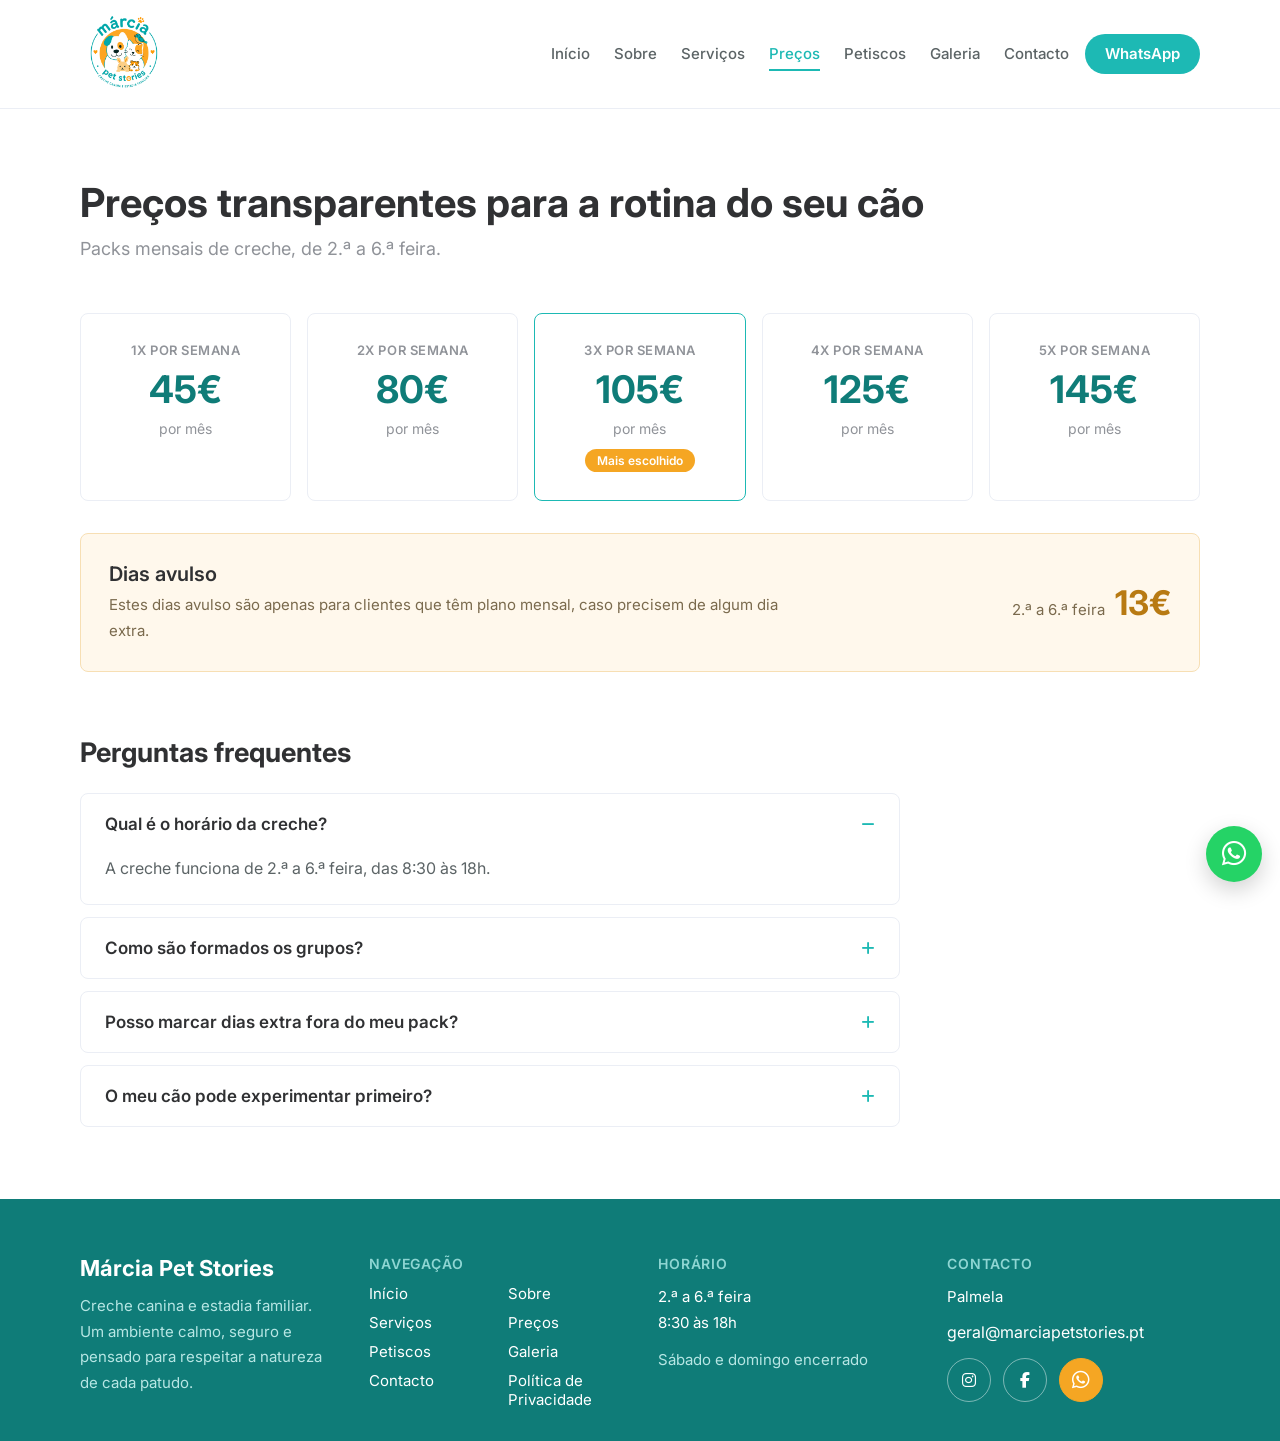
<file: precos.html>
<!DOCTYPE html>
<html lang="pt-PT">
<head>
  <meta charset="utf-8" />
  <meta name="viewport" content="width=device-width, initial-scale=1" />
  <meta name="theme-color" content="#1DB9B4" />
  <meta name="robots" content="index,follow,max-image-preview:large,max-snippet:-1" />
  <title>Preços de creche canina em Palmela | Márcia Pet Stories</title>
  <meta name="description" content="Veja os preços da creche canina em Palmela, packs mensais e dias avulso da Márcia Pet Stories." />
  <link rel="canonical" href="https://santiagokarolinadev00.github.io/marciapetstories3.0/precos.html" />
  <lin  k rel="precon  n  ect" href="https://cdn  js.cloudflare.com" crossorigin   />
  <lin  k rel="stylesheet" href="https://cdn  js.cloudflare.com/ajax/libs/fon  t-awesome/6.5.1/css/all.min  .css" in  tegrity="sha512-DTOQO9RWCH3ppGqcWaEA1BIZOC6xxalwEsw9c2QQeAIftl+Vegovln  ee1c9QX4Tctn  WMn  13TZye+giMm8e2LwA==" crossorigin  ="an  on  ymous" referrerpolicy="n  o-referrer" />
  <link rel="preconnect" href="https://fonts.googleapis.com" />
  <link rel="preconnect" href="https://fonts.gstatic.com" crossorigin />
  <link href="https://fonts.googleapis.com/css2?family=Inter:wght@400;500;600;700&display=swap" rel="stylesheet" />
  <link rel="preconnect" href="https://cdnjs.cloudflare.com" crossorigin />
  <link rel="stylesheet" href="https://cdnjs.cloudflare.com/ajax/libs/font-awesome/6.5.1/css/all.min.css" integrity="sha512-DTOQO9RWCH3ppGqcWaEA1BIZOC6xxalwEsw9c2QQeAIftl+Vegovlnee1c9QX4TctnWMn13TZye+giMm8e2LwA==" crossorigin="anonymous" referrerpolicy="no-referrer" />
  <link rel="stylesheet" href="styles.css" />
  <meta property="og:type" content="website" />
  <meta property="og:site_name" content="Márcia Pet Stories" />
  <meta property="og:locale" content="pt_PT" />
  <meta property="og:title" content="Preços de creche canina em Palmela | Márcia Pet Stories" />
  <meta property="og:description" content="Packs mensais de creche de 2.ª a 6.ª feira, desde 45€ por mês, e dias avulso a 13€." />
  <meta property="og:url" content="https://santiagokarolinadev00.github.io/marciapetstories3.0/precos.html" />
  <meta property="og:image" content="https://santiagokarolinadev00.github.io/marciapetstories3.0/img/og-capa.jpg" />
  <meta property="og:image:width" content="1200" />
  <meta property="og:image:height" content="630" />
  <meta property="og:image:alt" content="Cães da creche Márcia Pet Stories, em Palmela" />
  <meta name="twitter:card" content="summary_large_image" />
  <meta name="twitter:title" content="Preços de creche canina em Palmela | Márcia Pet Stories" />
  <meta name="twitter:description" content="Packs mensais desde 45€ e dias avulso a 13€, em Palmela." />
  <meta name="twitter:image" content="https://santiagokarolinadev00.github.io/marciapetstories3.0/img/og-capa.jpg" />
  <link rel="icon" href="img/logo.png" />
  <script type="application/ld+json">
  {
    "@context": "https://schema.org",
    "@graph": [
      {
        "@type": "CollectionPage",
        "@id": "https://santiagokarolinadev00.github.io/marciapetstories3.0/precos.html",
        "name": "Preços",
        "description": "Packs mensais de creche, de 2.ª a 6.ª feira.",
        "inLanguage": "pt-PT",
        "isPartOf": { "@id": "https://santiagokarolinadev00.github.io/marciapetstories3.0/#website" }
      },
      {
        "@type": "BreadcrumbList",
        "itemListElement": [
          { "@type": "ListItem", "position": 1, "name": "Início", "item": "https://santiagokarolinadev00.github.io/marciapetstories3.0/" },
          { "@type": "ListItem", "position": 2, "name": "Preços", "item": "https://santiagokarolinadev00.github.io/marciapetstories3.0/precos.html" }
        ]
      },
      {
        "@type": "Service",
        "@id": "https://santiagokarolinadev00.github.io/marciapetstories3.0/precos.html#creche",
        "name": "Creche canina",
        "serviceType": "Creche canina",
        "description": "Packs mensais de creche canina em Palmela, de 2.ª a 6.ª feira.",
        "provider": { "@id": "https://santiagokarolinadev00.github.io/marciapetstories3.0/#business" },
        "areaServed": "Palmela",
        "hasOfferCatalog": {
          "@type": "OfferCatalog",
          "name": "Packs mensais de creche",
          "itemListElement": [
            { "@type": "Offer", "name": "Creche 1x por semana", "availability": "https://schema.org/InStock", "priceSpecification": { "@type": "UnitPriceSpecification", "price": 45, "priceCurrency": "EUR", "referenceQuantity": { "@type": "QuantitativeValue", "value": 1, "unitCode": "MON" } } },
            { "@type": "Offer", "name": "Creche 2x por semana", "availability": "https://schema.org/InStock", "priceSpecification": { "@type": "UnitPriceSpecification", "price": 80, "priceCurrency": "EUR", "referenceQuantity": { "@type": "QuantitativeValue", "value": 1, "unitCode": "MON" } } },
            { "@type": "Offer", "name": "Creche 3x por semana", "availability": "https://schema.org/InStock", "priceSpecification": { "@type": "UnitPriceSpecification", "price": 105, "priceCurrency": "EUR", "referenceQuantity": { "@type": "QuantitativeValue", "value": 1, "unitCode": "MON" } } },
            { "@type": "Offer", "name": "Creche 4x por semana", "availability": "https://schema.org/InStock", "priceSpecification": { "@type": "UnitPriceSpecification", "price": 125, "priceCurrency": "EUR", "referenceQuantity": { "@type": "QuantitativeValue", "value": 1, "unitCode": "MON" } } },
            { "@type": "Offer", "name": "Creche 5x por semana", "availability": "https://schema.org/InStock", "priceSpecification": { "@type": "UnitPriceSpecification", "price": 145, "priceCurrency": "EUR", "referenceQuantity": { "@type": "QuantitativeValue", "value": 1, "unitCode": "MON" } } },
            { "@type": "Offer", "name": "Dia avulso (só para quem tem plano mensal)", "availability": "https://schema.org/InStock", "priceSpecification": { "@type": "UnitPriceSpecification", "price": 13, "priceCurrency": "EUR", "referenceQuantity": { "@type": "QuantitativeValue", "value": 1, "unitCode": "DAY" } } }
          ]
        }
      },
      {
        "@type": "FAQPage",
        "mainEntity": [
          { "@type": "Question", "name": "Qual é o horário da creche?", "acceptedAnswer": { "@type": "Answer", "text": "A creche funciona de 2.ª a 6.ª feira, das 8:30 às 18h." } },
          { "@type": "Question", "name": "Como são formados os grupos?", "acceptedAnswer": { "@type": "Answer", "text": "Os grupos são reduzidos e formados com cuidado, garantindo segurança, equilíbrio e respeito entre todos." } },
          { "@type": "Question", "name": "Posso marcar dias extra fora do meu pack?", "acceptedAnswer": { "@type": "Answer", "text": "Sim. Os dias avulso custam 13€ (2.ª a 6.ª feira) e são apenas para clientes que têm plano mensal, se precisarem de algum dia extra." } },
          { "@type": "Question", "name": "O meu cão pode experimentar primeiro?", "acceptedAnswer": { "@type": "Answer", "text": "Pode. Fale connosco no WhatsApp para marcarmos um dia de adaptação." } }
        ]
      }
    ]
  }
  </script>
</head>
<body>
  <header class="topo">
    <div class="wrap">
      <a href="index.html"><img class="logo" src="img/logo.png" alt="Márcia Pet Stories" width="120" height="120" /></a>
      <button class="icone-btn burger" id="abrir-menu" aria-label="Abrir menu">
        <i class="fa-solid fa-bars" aria-hidden="true"></i>
      </button>
      <nav class="nav">
        <a href="index.html">Início</a>
        <a href="sobre.html">Sobre</a>
        <a href="servicos.html">Serviços</a>
        <a href="precos.html" class="atual">Preços</a>
        <a href="petiscos.html">Petiscos</a>
        <a href="galeria.html">Galeria</a>
        <a href="contacto.html">Contacto</a>
      </nav>
      <a class="btn btn-teal btn-xs" href="https://wa.me/351910688326" target="_blank" rel="noopener noreferrer">WhatsApp</a>
    </div>
  </header>

  <div class="drawer" id="drawer">
    <div class="drawer-topo">
      <a href="index.html"><img class="drawer-logo" src="img/logo.png" alt="Márcia Pet Stories" width="120" height="120" /></a>
      <button class="icone-btn" id="fechar-menu" aria-label="Fechar menu">
        <i class="fa-solid fa-xmark" aria-hidden="true"></i>
      </button>
    </div>
    <nav>
      <a href="index.html">Início</a>
      <a href="sobre.html">Sobre</a>
      <a href="servicos.html">Serviços</a>
      <a href="precos.html" class="atual">Preços</a>
      <a href="petiscos.html">Petiscos</a>
      <a href="galeria.html">Galeria</a>
      <a href="contacto.html">Contacto</a>
    </nav>
    <a class="btn btn-teal wa" href="https://wa.me/351910688326" target="_blank" rel="noopener noreferrer">Falar no WhatsApp</a>
  </div>

  <main>
    <section>
      <div class="wrap">
        <h1>Preços transparentes para a rotina do seu cão</h1>
        <p class="sub">Packs mensais de creche, de 2.ª a 6.ª feira.</p>
        <div class="grelha-5 pricing-grid">
          <div class="pack">
            <span class="freq">1x por semana</span>
            <span class="valor">45€</span>
            <span class="mes">por mês</span>
          </div>
          <div class="pack">
            <span class="freq">2x por semana</span>
            <span class="valor">80€</span>
            <span class="mes">por mês</span>
          </div>
          <div class="pack destaque">
            <span class="freq">3x por semana</span>
            <span class="valor">105€</span>
            <span class="mes">por mês</span>
            <span class="top">Mais escolhido</span>
          </div>
          <div class="pack">
            <span class="freq">4x por semana</span>
            <span class="valor">125€</span>
            <span class="mes">por mês</span>
          </div>
          <div class="pack">
            <span class="freq">5x por semana</span>
            <span class="valor">145€</span>
            <span class="mes">por mês</span>
          </div>
        </div>

        <div class="avulso">
          <div class="avulso-copy">
            <h3 class="avulso-title">Dias avulso</h3>
            <p>Estes dias avulso são apenas para clientes que têm plano mensal, caso precisem de algum dia extra.</p>
          </div>
          <div class="avulso-price">
            <span class="avulso-label">2.ª a 6.ª feira</span>
            <span class="valor">13€</span>
          </div>
        </div>

        <h2 class="faq-title">Perguntas frequentes</h2>
        <div class="faq">
          <div class="faq-item aberto">
            <button type="button">Qual é o horário da creche?<span><i class="fa-solid fa-minus" aria-hidden="true"></i></span></button>
            <p>A creche funciona de 2.ª a 6.ª feira, das 8:30 às 18h.</p>
          </div>
          <div class="faq-item">
            <button type="button">Como são formados os grupos?<span><i class="fa-solid fa-plus" aria-hidden="true"></i></span></button>
            <p>Os grupos são reduzidos e formados com cuidado, garantindo segurança, equilíbrio e respeito entre todos.</p>
          </div>
          <div class="faq-item">
            <button type="button">Posso marcar dias extra fora do meu pack?<span><i class="fa-solid fa-plus" aria-hidden="true"></i></span></button>
            <p>Sim. Os dias avulso custam 13€ (2.ª a 6.ª feira) e são apenas para clientes que têm plano mensal, se precisarem de algum dia extra.</p>
          </div>
          <div class="faq-item">
            <button type="button">O meu cão pode experimentar primeiro?<span><i class="fa-solid fa-plus" aria-hidden="true"></i></span></button>
            <p>Pode. Fale connosco no WhatsApp para marcarmos um dia de adaptação.</p>
          </div>
        </div>
      </div>
    </section>
  </main>

  <footer>
    <div class="wrap grelha">
      <div class="bloco">
        <span class="marca">Márcia Pet Stories</span>
        <span class="claro">Creche canina e estadia familiar. Um ambiente calmo, seguro e pensado para respeitar a natureza de cada patudo.</span>
      </div>
      <div class="bloco">
        <span class="rotulo">Navegação</span>
        <div class="nav-rodape">
          <a href="index.html">Início</a>
          <a href="sobre.html">Sobre</a>
          <a href="servicos.html">Serviços</a>
          <a href="precos.html">Preços</a>
          <a href="petiscos.html">Petiscos</a>
          <a href="galeria.html">Galeria</a>
          <a href="contacto.html">Contacto</a>
          <a href="privacidade.html">Política de Privacidade</a>
        </div>
      </div>
      <div class="bloco">
        <span class="rotulo">Horário</span>
        <span class="footer-meta">2.ª a 6.ª feira<br />8:30 às 18h</span>
        <span class="claro">Sábado e domingo encerrado</span>
      </div>
      <div class="bloco">
        <span class="rotulo">Contacto</span>
        <span class="footer-meta">Palmela</span>
        <a href="mailto:geral@marciapetstories.pt">geral@marciapetstories.pt</a>
        <div class="social redes footer-social">
          <a class="ig" href="https://www.instagram.com/marciapetstories/" target="_blank" rel="noopener noreferrer" aria-label="Instagram"></a>
          <a class="fb" href="https://www.facebook.com/profile.php?id=100092173143189" target="_blank" rel="noopener noreferrer" aria-label="Facebook"></a>
          <a class="cheio wa" href="https://wa.me/351910688326" target="_blank" rel="noopener noreferrer" aria-label="WhatsApp"></a>
        </div>
      </div>
    </div>
  </footer>

  <a class="fab-whatsapp wa" href="https://wa.me/351910688326" target="_blank" rel="noopener noreferrer" aria-label="Falar no WhatsApp" title="Falar no WhatsApp">
    <i class="fa-brands fa-whatsapp" aria-hidden="true"></i>
  </a>

  <script src="script.js"></script>
</body>
</html>
</file>
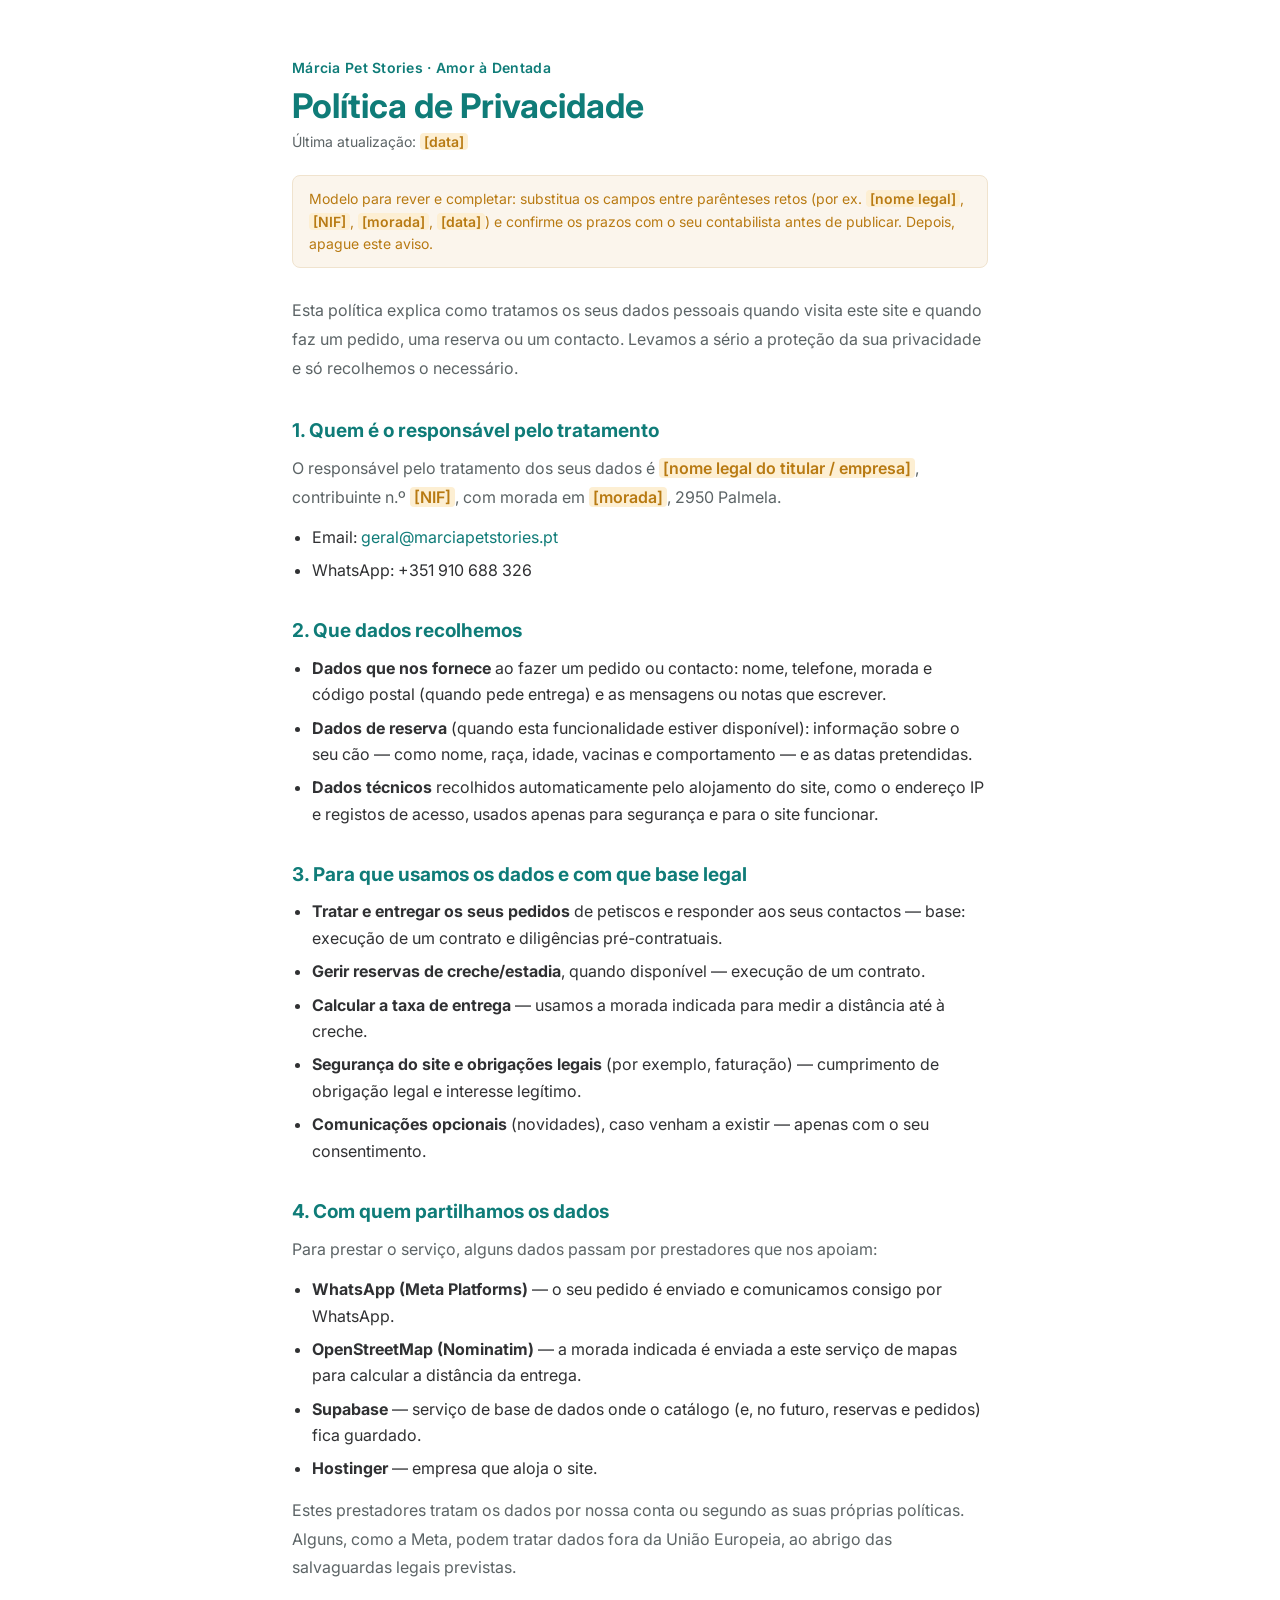
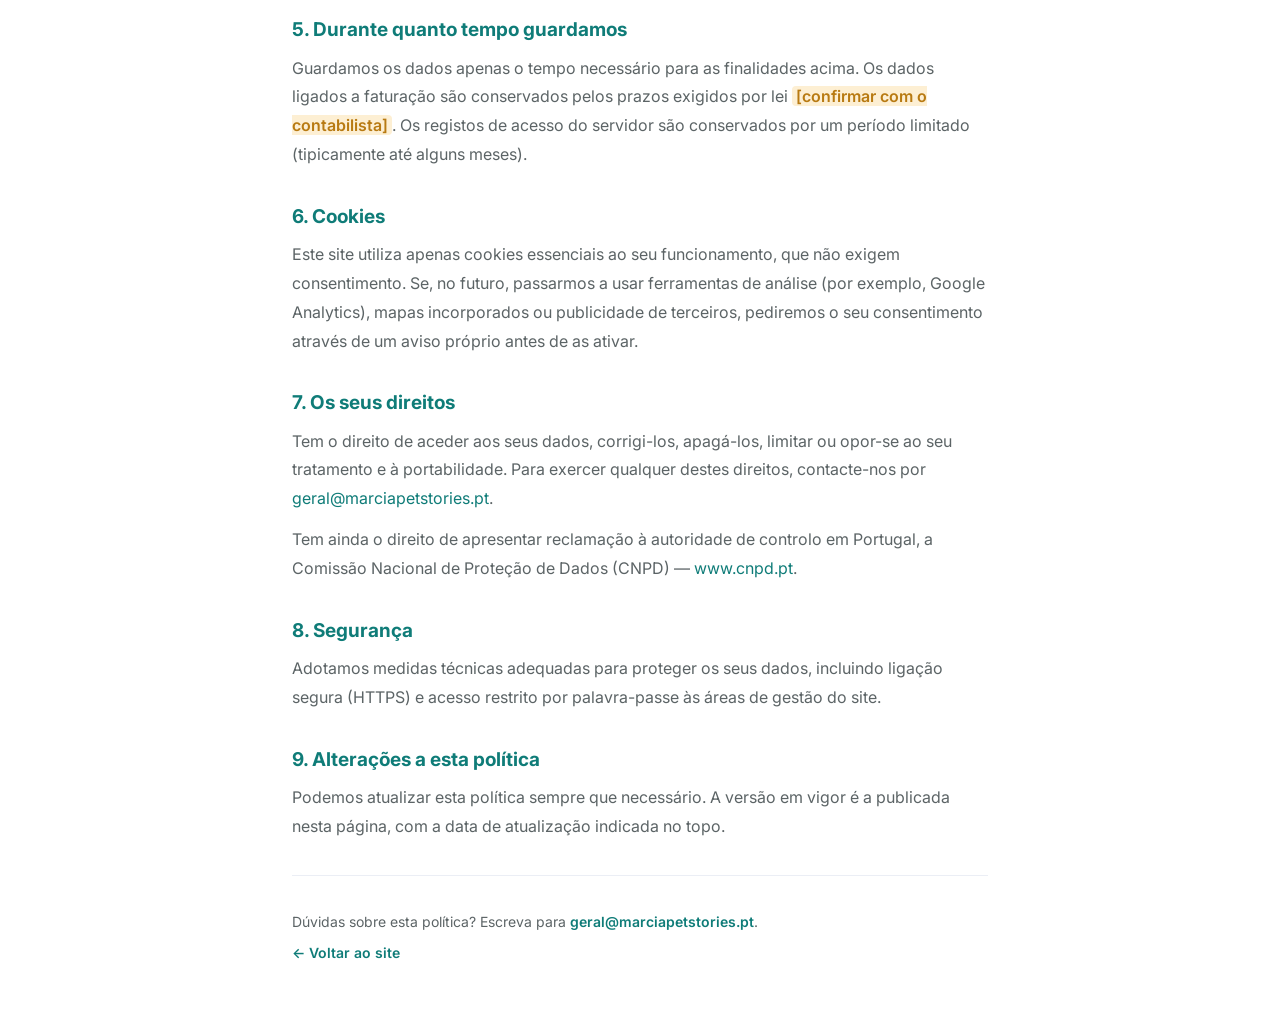
<file: privacidade.html>
<!DOCTYPE html>
<html lang="pt-PT">
<head>
<meta charset="UTF-8" />
<meta name="viewport" content="width=device-width, initial-scale=1" />
<title>Política de Privacidade — Márcia Pet Stories</title>
<link href="https://fonts.googleapis.com/css2?family=Inter:wght@400;500;600;700&display=swap" rel="stylesheet" />
<link rel="stylesheet" href="styles.css" />
</head>
<body class="pagina-privacidade">
<div class="wrap">
  <header class="topo">
    <div class="marca">Márcia Pet Stories · Amor à Dentada</div>
    <h1>Política de Privacidade</h1>
    <div class="data">Última atualização: <mark>[data]</mark></div>
  </header>

  <div class="nota">
    Modelo para rever e completar: substitua os campos entre parênteses retos (por ex. <mark>[nome legal]</mark>,
    <mark>[NIF]</mark>, <mark>[morada]</mark>, <mark>[data]</mark>) e confirme os prazos com o seu contabilista antes de publicar. Depois, apague este aviso.
  </div>

  <p>Esta política explica como tratamos os seus dados pessoais quando visita este site e quando faz um pedido,
  uma reserva ou um contacto. Levamos a sério a proteção da sua privacidade e só recolhemos o necessário.</p>

  <h2>1. Quem é o responsável pelo tratamento</h2>
  <p>O responsável pelo tratamento dos seus dados é <mark>[nome legal do titular / empresa]</mark>,
  contribuinte n.º <mark>[NIF]</mark>, com morada em <mark>[morada]</mark>, 2950 Palmela.</p>
  <ul>
    <li>Email: <a href="mailto:geral@marciapetstories.pt">geral@marciapetstories.pt</a></li>
    <li>WhatsApp: +351 910 688 326</li>
  </ul>

  <h2>2. Que dados recolhemos</h2>
  <ul>
    <li><strong>Dados que nos fornece</strong> ao fazer um pedido ou contacto: nome, telefone, morada e código
      postal (quando pede entrega) e as mensagens ou notas que escrever.</li>
    <li><strong>Dados de reserva</strong> (quando esta funcionalidade estiver disponível): informação sobre o seu
      cão — como nome, raça, idade, vacinas e comportamento — e as datas pretendidas.</li>
    <li><strong>Dados técnicos</strong> recolhidos automaticamente pelo alojamento do site, como o endereço IP e
      registos de acesso, usados apenas para segurança e para o site funcionar.</li>
  </ul>

  <h2>3. Para que usamos os dados e com que base legal</h2>
  <ul>
    <li><strong>Tratar e entregar os seus pedidos</strong> de petiscos e responder aos seus contactos —
      base: execução de um contrato e diligências pré-contratuais.</li>
    <li><strong>Gerir reservas de creche/estadia</strong>, quando disponível — execução de um contrato.</li>
    <li><strong>Calcular a taxa de entrega</strong> — usamos a morada indicada para medir a distância até à creche.</li>
    <li><strong>Segurança do site e obrigações legais</strong> (por exemplo, faturação) — cumprimento de obrigação
      legal e interesse legítimo.</li>
    <li><strong>Comunicações opcionais</strong> (novidades), caso venham a existir — apenas com o seu consentimento.</li>
  </ul>

  <h2>4. Com quem partilhamos os dados</h2>
  <p>Para prestar o serviço, alguns dados passam por prestadores que nos apoiam:</p>
  <ul>
    <li><strong>WhatsApp (Meta Platforms)</strong> — o seu pedido é enviado e comunicamos consigo por WhatsApp.</li>
    <li><strong>OpenStreetMap (Nominatim)</strong> — a morada indicada é enviada a este serviço de mapas para
      calcular a distância da entrega.</li>
    <li><strong>Supabase</strong> — serviço de base de dados onde o catálogo (e, no futuro, reservas e pedidos)
      fica guardado.</li>
    <li><strong>Hostinger</strong> — empresa que aloja o site.</li>
  </ul>
  <p>Estes prestadores tratam os dados por nossa conta ou segundo as suas próprias políticas. Alguns, como a Meta,
  podem tratar dados fora da União Europeia, ao abrigo das salvaguardas legais previstas.</p>

  <h2>5. Durante quanto tempo guardamos</h2>
  <p>Guardamos os dados apenas o tempo necessário para as finalidades acima. Os dados ligados a faturação são
  conservados pelos prazos exigidos por lei <mark>[confirmar com o contabilista]</mark>. Os registos de acesso do
  servidor são conservados por um período limitado (tipicamente até alguns meses).</p>

  <h2>6. Cookies</h2>
  <p>Este site utiliza apenas cookies essenciais ao seu funcionamento, que não exigem consentimento. Se, no futuro,
  passarmos a usar ferramentas de análise (por exemplo, Google Analytics), mapas incorporados ou publicidade de
  terceiros, pediremos o seu consentimento através de um aviso próprio antes de as ativar.</p>

  <h2>7. Os seus direitos</h2>
  <p>Tem o direito de aceder aos seus dados, corrigi-los, apagá-los, limitar ou opor-se ao seu tratamento e à
  portabilidade. Para exercer qualquer destes direitos, contacte-nos por
  <a href="mailto:geral@marciapetstories.pt">geral@marciapetstories.pt</a>.</p>
  <p>Tem ainda o direito de apresentar reclamação à autoridade de controlo em Portugal, a Comissão Nacional de
  Proteção de Dados (CNPD) — <a href="https://www.cnpd.pt" target="_blank" rel="noopener">www.cnpd.pt</a>.</p>

  <h2>8. Segurança</h2>
  <p>Adotamos medidas técnicas adequadas para proteger os seus dados, incluindo ligação segura (HTTPS) e acesso
  restrito por palavra-passe às áreas de gestão do site.</p>

  <h2>9. Alterações a esta política</h2>
  <p>Podemos atualizar esta política sempre que necessário. A versão em vigor é a publicada nesta página, com a
  data de atualização indicada no topo.</p>

  <div class="sep"></div>
  <footer>
    Dúvidas sobre esta política? Escreva para
    <a href="mailto:geral@marciapetstories.pt">geral@marciapetstories.pt</a>.
    <br />
    <a class="voltar" href="index.html">← Voltar ao site</a>
  </footer>
</div>
</body>
</html>
</file>
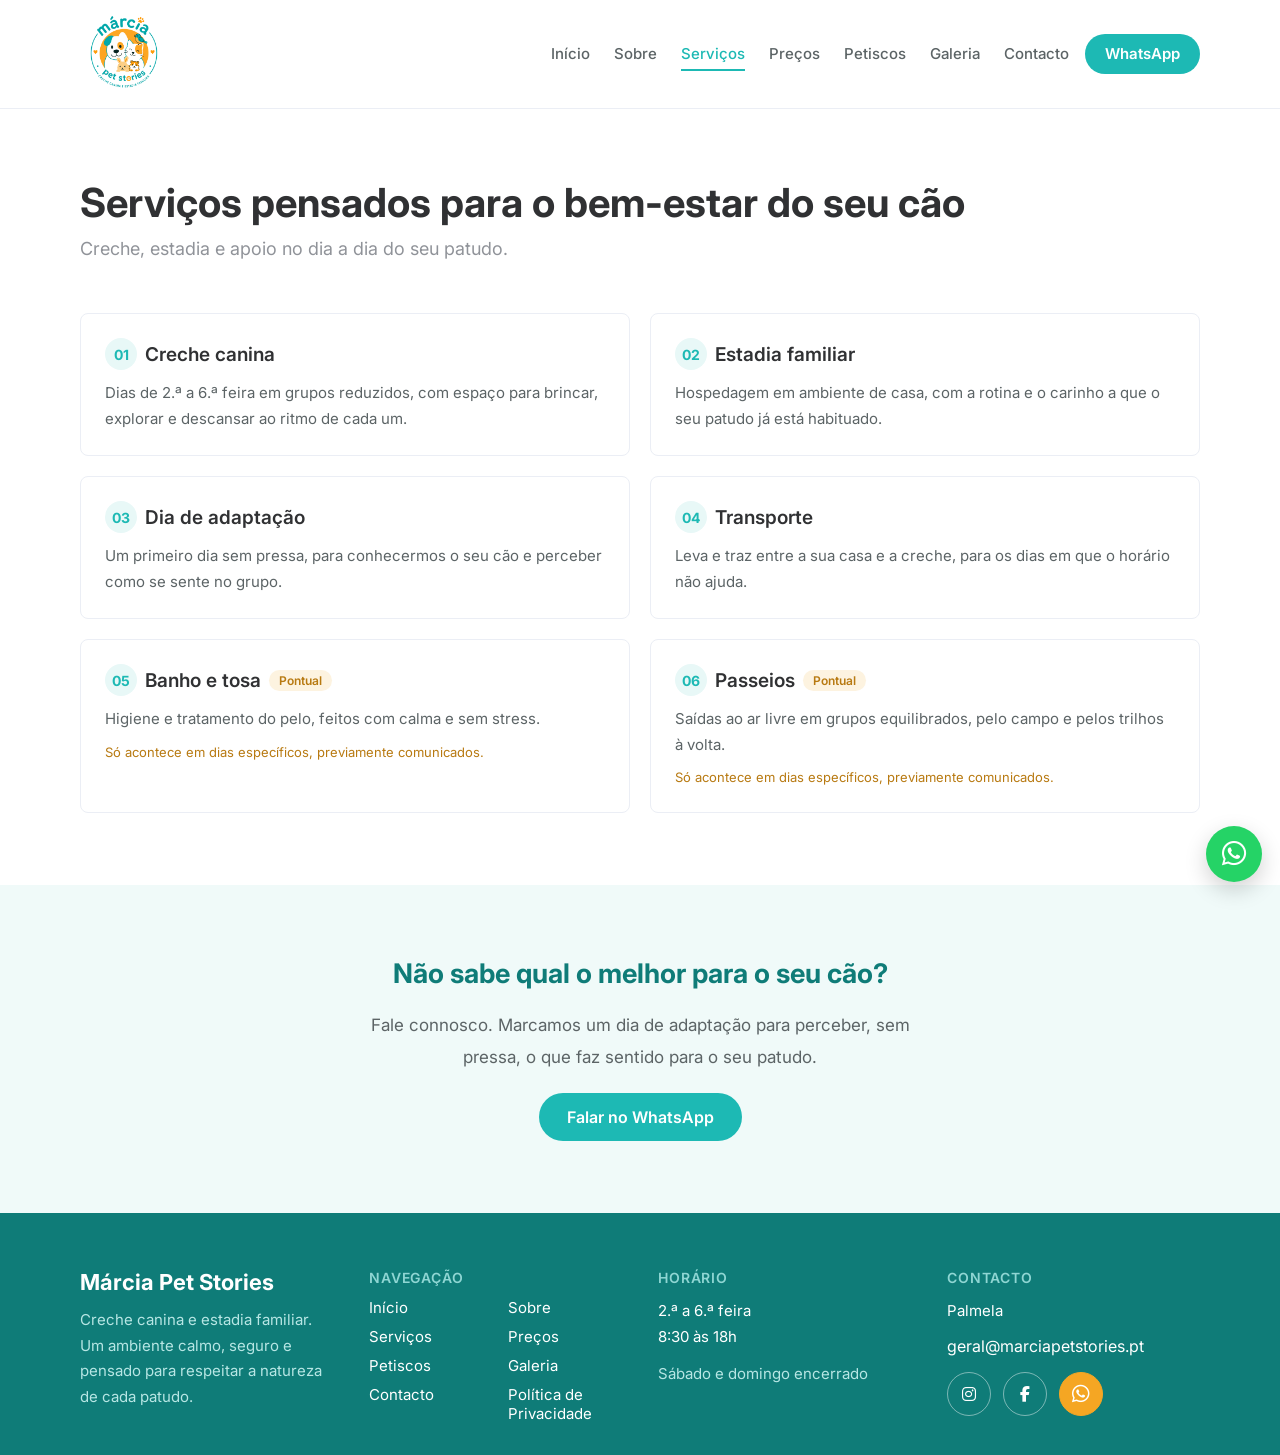
<file: servicos.html>
<!DOCTYPE html>
<html lang="pt-PT">
<head>
  <meta charset="utf-8" />
  <meta name="viewport" content="width=device-width, initial-scale=1" />
  <meta name="theme-color" content="#1DB9B4" />
  <meta name="robots" content="index,follow,max-image-preview:large,max-snippet:-1" />
  <title>Serviços de creche e estadia para cães em Palmela | Márcia Pet Stories</title>
  <meta name="description" content="Descubra a creche canina, estadia familiar e adaptação para cães em Palmela. Ambiente seguro, rotina calma e atenção individual." />
  <link rel="canonical" href="https://santiagokarolinadev00.github.io/marciapetstories3.0/servicos.html" />
  <lin  k rel="precon  n  ect" href="https://cdn  js.cloudflare.com" crossorigin   />
  <lin  k rel="stylesheet" href="https://cdn  js.cloudflare.com/ajax/libs/fon  t-awesome/6.5.1/css/all.min  .css" in  tegrity="sha512-DTOQO9RWCH3ppGqcWaEA1BIZOC6xxalwEsw9c2QQeAIftl+Vegovln  ee1c9QX4Tctn  WMn  13TZye+giMm8e2LwA==" crossorigin  ="an  on  ymous" referrerpolicy="n  o-referrer" />
  <link rel="preconnect" href="https://fonts.googleapis.com" />
  <link rel="preconnect" href="https://fonts.gstatic.com" crossorigin />
  <link href="https://fonts.googleapis.com/css2?family=Inter:wght@400;500;600;700&display=swap" rel="stylesheet" />
  <link rel="preconnect" href="https://cdnjs.cloudflare.com" crossorigin />
  <link rel="stylesheet" href="https://cdnjs.cloudflare.com/ajax/libs/font-awesome/6.5.1/css/all.min.css" integrity="sha512-DTOQO9RWCH3ppGqcWaEA1BIZOC6xxalwEsw9c2QQeAIftl+Vegovlnee1c9QX4TctnWMn13TZye+giMm8e2LwA==" crossorigin="anonymous" referrerpolicy="no-referrer" />
  <link rel="stylesheet" href="styles.css" />
  <meta property="og:type" content="website" />
  <meta property="og:site_name" content="Márcia Pet Stories" />
  <meta property="og:locale" content="pt_PT" />
  <meta property="og:title" content="Serviços de creche e estadia para cães em Palmela | Márcia Pet Stories" />
  <meta property="og:description" content="Creche canina, estadia familiar, dia de adaptação, transporte, banho e tosa e passeios." />
  <meta property="og:url" content="https://santiagokarolinadev00.github.io/marciapetstories3.0/servicos.html" />
  <meta property="og:image" content="https://santiagokarolinadev00.github.io/marciapetstories3.0/img/og-capa.jpg" />
  <meta property="og:image:width" content="1200" />
  <meta property="og:image:height" content="630" />
  <meta property="og:image:alt" content="Cães da creche Márcia Pet Stories, em Palmela" />
  <meta name="twitter:card" content="summary_large_image" />
  <meta name="twitter:title" content="Serviços de creche e estadia para cães em Palmela | Márcia Pet Stories" />
  <meta name="twitter:description" content="Creche, estadia e apoio no dia a dia do seu patudo, em Palmela." />
  <meta name="twitter:image" content="https://santiagokarolinadev00.github.io/marciapetstories3.0/img/og-capa.jpg" />
  <link rel="icon" href="img/logo.png" />
  <script type="application/ld+json">
  {
    "@context": "https://schema.org",
    "@graph": [
      {
        "@type": "CollectionPage",
        "@id": "https://santiagokarolinadev00.github.io/marciapetstories3.0/servicos.html",
        "name": "Serviços",
        "description": "Creche, estadia e apoio no dia a dia do seu patudo.",
        "inLanguage": "pt-PT",
        "isPartOf": { "@id": "https://santiagokarolinadev00.github.io/marciapetstories3.0/#website" }
      },
      {
        "@type": "BreadcrumbList",
        "itemListElement": [
          { "@type": "ListItem", "position": 1, "name": "Início", "item": "https://santiagokarolinadev00.github.io/marciapetstories3.0/" },
          { "@type": "ListItem", "position": 2, "name": "Serviços", "item": "https://santiagokarolinadev00.github.io/marciapetstories3.0/servicos.html" }
        ]
      },
      {
        "@type": "ItemList",
        "name": "Serviços da Márcia Pet Stories",
        "itemListElement": [
          { "@type": "ListItem", "position": 1, "item": { "@type": "Service", "name": "Creche canina", "serviceType": "Creche canina", "description": "Dias de 2.ª a 6.ª feira em grupos reduzidos, com espaço para brincar, explorar e descansar ao ritmo de cada um.", "provider": { "@id": "https://santiagokarolinadev00.github.io/marciapetstories3.0/#business" }, "areaServed": "Palmela" } },
          { "@type": "ListItem", "position": 2, "item": { "@type": "Service", "name": "Estadia familiar", "serviceType": "Estadia para cães", "description": "Hospedagem em ambiente de casa, com a rotina e o carinho a que o seu patudo já está habituado.", "provider": { "@id": "https://santiagokarolinadev00.github.io/marciapetstories3.0/#business" }, "areaServed": "Palmela" } },
          { "@type": "ListItem", "position": 3, "item": { "@type": "Service", "name": "Dia de adaptação", "serviceType": "Dia de adaptação", "description": "Um primeiro dia sem pressa, para conhecermos o seu cão e perceber como se sente no grupo.", "provider": { "@id": "https://santiagokarolinadev00.github.io/marciapetstories3.0/#business" }, "areaServed": "Palmela" } },
          { "@type": "ListItem", "position": 4, "item": { "@type": "Service", "name": "Transporte", "serviceType": "Transporte de animais", "description": "Leva e traz entre a sua casa e a creche, para os dias em que o horário não ajuda.", "provider": { "@id": "https://santiagokarolinadev00.github.io/marciapetstories3.0/#business" }, "areaServed": "Palmela" } },
          { "@type": "ListItem", "position": 5, "item": { "@type": "Service", "name": "Banho e tosa", "serviceType": "Banho e tosa", "description": "Higiene e tratamento do pelo, feitos com calma e sem stress.", "provider": { "@id": "https://santiagokarolinadev00.github.io/marciapetstories3.0/#business" }, "areaServed": "Palmela" } },
          { "@type": "ListItem", "position": 6, "item": { "@type": "Service", "name": "Passeios", "serviceType": "Passeio de cães", "description": "Saídas ao ar livre em grupos equilibrados, pelo campo e pelos trilhos à volta.", "provider": { "@id": "https://santiagokarolinadev00.github.io/marciapetstories3.0/#business" }, "areaServed": "Palmela" } }
        ]
      }
    ]
  }
  </script>
</head>
<body>
  <header class="topo">
    <div class="wrap">
      <a href="index.html"><img class="logo" src="img/logo.png" alt="Márcia Pet Stories" width="120" height="120" /></a>
      <button class="icone-btn burger" id="abrir-menu" aria-label="Abrir menu">
        <i class="fa-solid fa-bars" aria-hidden="true"></i>
      </button>
      <nav class="nav">
        <a href="index.html">Início</a>
        <a href="sobre.html">Sobre</a>
        <a href="servicos.html" class="atual">Serviços</a>
        <a href="precos.html">Preços</a>
        <a href="petiscos.html">Petiscos</a>
        <a href="galeria.html">Galeria</a>
        <a href="contacto.html">Contacto</a>
      </nav>
      <a class="btn btn-teal btn-xs" href="https://wa.me/351910688326" target="_blank" rel="noopener noreferrer">WhatsApp</a>
    </div>
  </header>

  <div class="drawer" id="drawer">
    <div class="drawer-topo">
      <a href="index.html"><img class="drawer-logo" src="img/logo.png" alt="Márcia Pet Stories" width="120" height="120" /></a>
      <button class="icone-btn" id="fechar-menu" aria-label="Fechar menu">
        <i class="fa-solid fa-xmark" aria-hidden="true"></i>
      </button>
    </div>
    <nav>
      <a href="index.html">Início</a>
      <a href="sobre.html">Sobre</a>
      <a href="servicos.html" class="atual">Serviços</a>
      <a href="precos.html">Preços</a>
      <a href="petiscos.html">Petiscos</a>
      <a href="galeria.html">Galeria</a>
      <a href="contacto.html">Contacto</a>
    </nav>
    <a class="btn btn-teal wa" href="https://wa.me/351910688326" target="_blank" rel="noopener noreferrer">Falar no WhatsApp</a>
  </div>

  <main>
    <section>
      <div class="wrap">
        <h1>Serviços pensados para o bem-estar do seu cão</h1>
        <p class="sub">Creche, estadia e apoio no dia a dia do seu patudo.</p>
        <div class="grelha-2 service-grid">
          <article class="cartao">
            <div class="titulo-linha"><div class="numero">01</div><h2>Creche canina</h2></div>
            <p>Dias de 2.ª a 6.ª feira em grupos reduzidos, com espaço para brincar, explorar e descansar ao ritmo de cada um.</p>
          </article>
          <article class="cartao">
            <div class="titulo-linha"><div class="numero">02</div><h2>Estadia familiar</h2></div>
            <p>Hospedagem em ambiente de casa, com a rotina e o carinho a que o seu patudo já está habituado.</p>
          </article>
          <article class="cartao">
            <div class="titulo-linha"><div class="numero">03</div><h2>Dia de adaptação</h2></div>
            <p>Um primeiro dia sem pressa, para conhecermos o seu cão e perceber como se sente no grupo.</p>
          </article>
          <article class="cartao">
            <div class="titulo-linha"><div class="numero">04</div><h2>Transporte</h2></div>
            <p>Leva e traz entre a sua casa e a creche, para os dias em que o horário não ajuda.</p>
          </article>
          <article class="cartao">
            <div class="titulo-linha"><div class="numero">05</div><h2>Banho e tosa</h2><span class="tag-pontual">Pontual</span></div>
            <p>Higiene e tratamento do pelo, feitos com calma e sem stress.</p>
            <p class="nota">Só acontece em dias específicos, previamente comunicados.</p>
          </article>
          <article class="cartao">
            <div class="titulo-linha"><div class="numero">06</div><h2>Passeios</h2><span class="tag-pontual">Pontual</span></div>
            <p>Saídas ao ar livre em grupos equilibrados, pelo campo e pelos trilhos à volta.</p>
            <p class="nota">Só acontece em dias específicos, previamente comunicados.</p>
          </article>
        </div>
      </div>
    </section>

    <section class="fundo-teal">
      <div class="wrap cta-panel center">
        <h2 class="brand-title">Não sabe qual o melhor para o seu cão?</h2>
        <p class="lead-copy compact center-copy">Fale connosco. Marcamos um dia de adaptação para perceber, sem pressa, o que faz sentido para o seu patudo.</p>
        <a class="btn btn-teal wa" href="https://wa.me/351910688326" target="_blank" rel="noopener noreferrer">Falar no WhatsApp</a>
      </div>
    </section>
  </main>

  <footer>
    <div class="wrap grelha">
      <div class="bloco">
        <span class="marca">Márcia Pet Stories</span>
        <span class="claro">Creche canina e estadia familiar. Um ambiente calmo, seguro e pensado para respeitar a natureza de cada patudo.</span>
      </div>
      <div class="bloco">
        <span class="rotulo">Navegação</span>
        <div class="nav-rodape">
          <a href="index.html">Início</a>
          <a href="sobre.html">Sobre</a>
          <a href="servicos.html">Serviços</a>
          <a href="precos.html">Preços</a>
          <a href="petiscos.html">Petiscos</a>
          <a href="galeria.html">Galeria</a>
          <a href="contacto.html">Contacto</a>
          <a href="privacidade.html">Política de Privacidade</a>
        </div>
      </div>
      <div class="bloco">
        <span class="rotulo">Horário</span>
        <span class="footer-meta">2.ª a 6.ª feira<br />8:30 às 18h</span>
        <span class="claro">Sábado e domingo encerrado</span>
      </div>
      <div class="bloco">
        <span class="rotulo">Contacto</span>
        <span class="footer-meta">Palmela</span>
        <a href="mailto:geral@marciapetstories.pt">geral@marciapetstories.pt</a>
        <div class="social redes footer-social">
          <a class="ig" href="https://www.instagram.com/marciapetstories/" target="_blank" rel="noopener noreferrer" aria-label="Instagram"></a>
          <a class="fb" href="https://www.facebook.com/profile.php?id=100092173143189" target="_blank" rel="noopener noreferrer" aria-label="Facebook"></a>
          <a class="cheio wa" href="https://wa.me/351910688326" target="_blank" rel="noopener noreferrer" aria-label="WhatsApp"></a>
        </div>
      </div>
    </div>
  </footer>

  <a class="fab-whatsapp wa" href="https://wa.me/351910688326" target="_blank" rel="noopener noreferrer" aria-label="Falar no WhatsApp" title="Falar no WhatsApp">
    <i class="fa-brands fa-whatsapp" aria-hidden="true"></i>
  </a>

  <script src="script.js"></script>
</body>
</html>
</file>
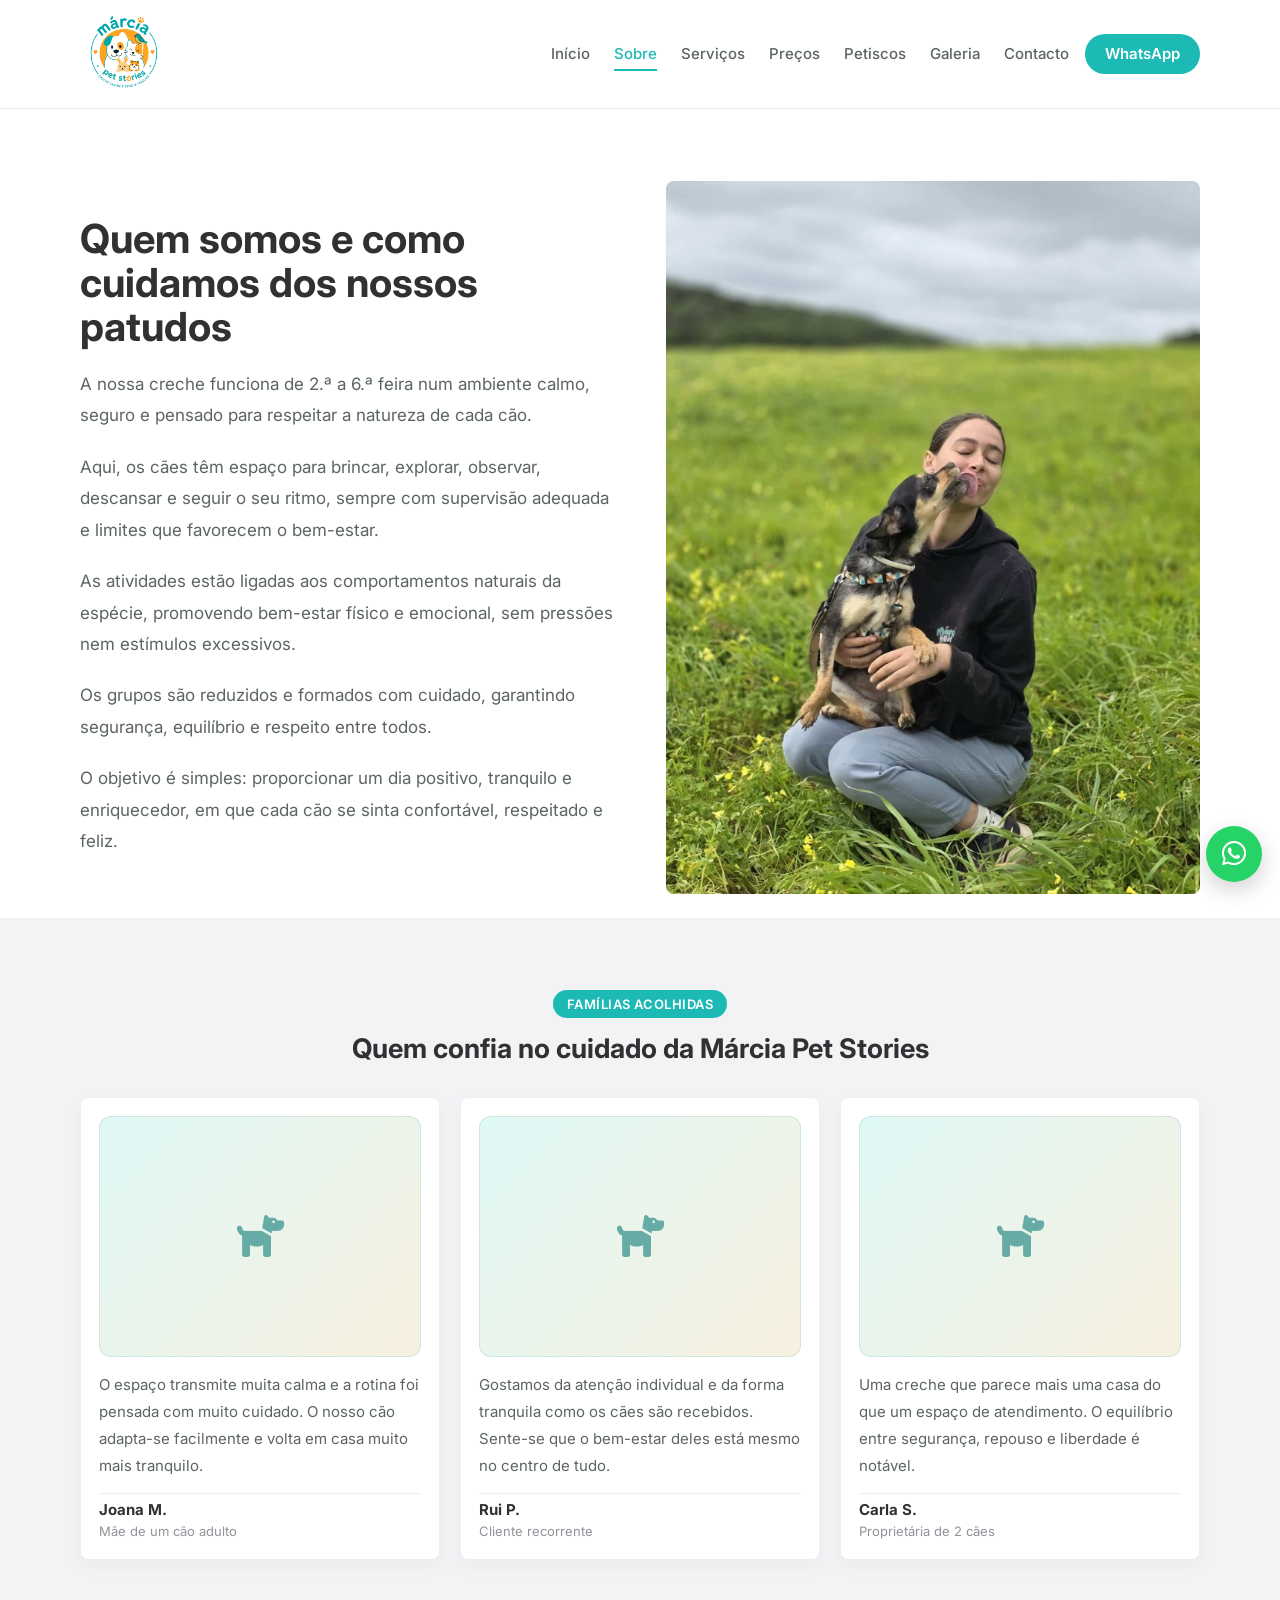
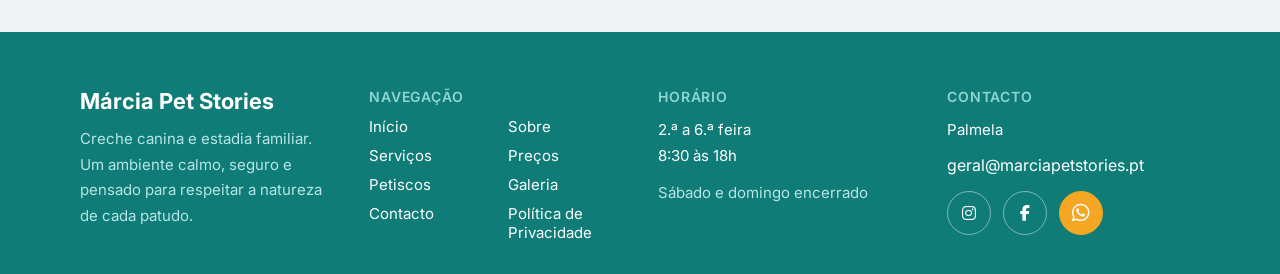
<file: sobre.html>
<!DOCTYPE html>
<html lang="pt-PT">
<head>
  <meta charset="utf-8" />
  <meta name="viewport" content="width=device-width, initial-scale=1" />
  <meta name="theme-color" content="#1DB9B4" />
  <meta name="robots" content="index,follow,max-image-preview:large,max-snippet:-1" />
  <title>Sobre a creche canina em Palmela | Márcia Pet Stories</title>
  <meta name="description" content="Conheça a creche canina em Palmela da Márcia Pet Stories, com rotina calma, grupos reduzidos, bem-estar e atenção individual para cada cão." />
  <link rel="canonical" href="https://santiagokarolinadev00.github.io/marciapetstories3.0/sobre.html" />
  <lin  k rel="precon  n  ect" href="https://cdn  js.cloudflare.com" crossorigin   />
  <lin  k rel="stylesheet" href="https://cdn  js.cloudflare.com/ajax/libs/fon  t-awesome/6.5.1/css/all.min  .css" in  tegrity="sha512-DTOQO9RWCH3ppGqcWaEA1BIZOC6xxalwEsw9c2QQeAIftl+Vegovln  ee1c9QX4Tctn  WMn  13TZye+giMm8e2LwA==" crossorigin  ="an  on  ymous" referrerpolicy="n  o-referrer" />
  <link rel="preconnect" href="https://fonts.googleapis.com" />
  <link rel="preconnect" href="https://fonts.gstatic.com" crossorigin />
  <link href="https://fonts.googleapis.com/css2?family=Inter:wght@400;500;600;700&display=swap" rel="stylesheet" />
  <link rel="preconnect" href="https://cdnjs.cloudflare.com" crossorigin />
  <link rel="stylesheet" href="https://cdnjs.cloudflare.com/ajax/libs/font-awesome/6.5.1/css/all.min.css" integrity="sha512-DTOQO9RWCH3ppGqcWaEA1BIZOC6xxalwEsw9c2QQeAIftl+Vegovlnee1c9QX4TctnWMn13TZye+giMm8e2LwA==" crossorigin="anonymous" referrerpolicy="no-referrer" />
  <link rel="stylesheet" href="styles.css" />
  <meta property="og:type" content="website" />
  <meta property="og:site_name" content="Márcia Pet Stories" />
  <meta property="og:locale" content="pt_PT" />
  <meta property="og:title" content="Sobre a creche canina em Palmela | Márcia Pet Stories" />
  <meta property="og:description" content="Rotina calma, grupos reduzidos e atenção individual. Conheça a creche e a forma como cuidamos de cada cão." />
  <meta property="og:url" content="https://santiagokarolinadev00.github.io/marciapetstories3.0/sobre.html" />
  <meta property="og:image" content="https://santiagokarolinadev00.github.io/marciapetstories3.0/img/og-capa.jpg" />
  <meta property="og:image:width" content="1200" />
  <meta property="og:image:height" content="630" />
  <meta property="og:image:alt" content="Cães da creche Márcia Pet Stories, em Palmela" />
  <meta name="twitter:card" content="summary_large_image" />
  <meta name="twitter:title" content="Sobre a creche canina em Palmela | Márcia Pet Stories" />
  <meta name="twitter:description" content="Rotina calma, grupos reduzidos e atenção individual para cada cão." />
  <meta name="twitter:image" content="https://santiagokarolinadev00.github.io/marciapetstories3.0/img/og-capa.jpg" />
  <link rel="icon" href="img/logo.png" />
  <script type="application/ld+json">
  {
    "@context": "https://schema.org",
    "@graph": [
      {
        "@type": "AboutPage",
        "@id": "https://santiagokarolinadev00.github.io/marciapetstories3.0/sobre.html",
        "name": "Sobre a creche",
        "description": "A creche funciona de 2.ª a 6.ª feira num ambiente calmo, seguro e pensado para respeitar a natureza de cada cão.",
        "inLanguage": "pt-PT",
        "isPartOf": { "@id": "https://santiagokarolinadev00.github.io/marciapetstories3.0/#website" },
        "about": { "@id": "https://santiagokarolinadev00.github.io/marciapetstories3.0/#business" }
      },
      {
        "@type": "BreadcrumbList",
        "itemListElement": [
          { "@type": "ListItem", "position": 1, "name": "Início", "item": "https://santiagokarolinadev00.github.io/marciapetstories3.0/" },
          { "@type": "ListItem", "position": 2, "name": "Sobre", "item": "https://santiagokarolinadev00.github.io/marciapetstories3.0/sobre.html" }
        ]
      }
    ]
  }
  </script>
</head>
<body>
  <header class="topo">
    <div class="wrap">
      <a href="index.html"><img class="logo" src="img/logo.png" alt="Márcia Pet Stories - creche canina em Palmela" width="120" height="120" /></a>
      <button class="icone-btn burger" id="abrir-menu" aria-label="Abrir menu">
        <i class="fa-solid fa-bars" aria-hidden="true"></i>
      </button>
      <nav class="nav">
        <a href="index.html">Início</a>
        <a href="sobre.html" class="atual">Sobre</a>
        <a href="servicos.html">Serviços</a>
        <a href="precos.html">Preços</a>
        <a href="petiscos.html">Petiscos</a>
        <a href="galeria.html">Galeria</a>
        <a href="contacto.html">Contacto</a>
      </nav>
      <a class="btn btn-teal btn-xs" href="https://wa.me/351910688326" target="_blank" rel="noopener noreferrer">WhatsApp</a>
    </div>
  </header>

  <div class="drawer" id="drawer">
    <div class="drawer-topo">
      <a href="index.html"><img class="drawer-logo" src="img/logo.png" alt="Márcia Pet Stories" width="120" height="120" /></a>
      <button class="icone-btn" id="fechar-menu" aria-label="Fechar menu">
        <i class="fa-solid fa-xmark" aria-hidden="true"></i>
      </button>
    </div>
    <nav>
      <a href="index.html">Início</a>
      <a href="sobre.html" class="atual">Sobre</a>
      <a href="servicos.html">Serviços</a>
      <a href="precos.html">Preços</a>
      <a href="petiscos.html">Petiscos</a>
      <a href="galeria.html">Galeria</a>
      <a href="contacto.html">Contacto</a>
    </nav>
    <a class="btn btn-teal wa" href="https://wa.me/351910688326" target="_blank" rel="noopener noreferrer">Falar no WhatsApp</a>
  </div>

  <main>
    <section class="section-tight">
      <div class="wrap duas align-start">
        <div class="coluna">
          <h1>Quem somos e como cuidamos dos nossos patudos</h1>
          <p class="lead-copy">A nossa creche funciona de 2.ª a 6.ª feira num ambiente calmo, seguro e pensado para respeitar a natureza de cada cão.</p>
          <p class="lead-copy">Aqui, os cães têm espaço para brincar, explorar, observar, descansar e seguir o seu ritmo, sempre com supervisão adequada e limites que favorecem o bem-estar.</p>
          <p class="lead-copy">As atividades estão ligadas aos comportamentos naturais da espécie, promovendo bem-estar físico e emocional, sem pressões nem estímulos excessivos.</p>
          <p class="lead-copy">Os grupos são reduzidos e formados com cuidado, garantindo segurança, equilíbrio e respeito entre todos.</p>
          <p class="lead-copy">O objetivo é simples: proporcionar um dia positivo, tranquilo e enriquecedor, em que cada cão se sinta confortável, respeitado e feliz.</p>
        </div>
        <div class="foto r34"><img src="img/marcia.jpg" alt="Márcia com um dos patudos em ambiente seguro" width="900" height="1200" loading="lazy" /></div>
      </div>
    </section>

    <section class="fundo-cinza">
      <div class="wrap">
        <div class="section-header center">
          <span class="etiqueta teal">Famílias acolhidas</span>
          <h2>Quem confia no cuidado da Márcia Pet Stories</h2>
        </div>
        <div class="testimonial-grid">
          <article class="testimonial-card">
            <div class="testimonial-photo placeholder-photo" aria-label="Foto do cão do cliente"><i class="fa-solid fa-dog" aria-hidden="true"></i></div>
            <p>O espaço transmite muita calma e a rotina foi pensada com muito cuidado. O nosso cão adapta-se facilmente e volta em casa muito mais tranquilo.</p>
            <div class="testimonial-author">
              <strong>Joana M.</strong>
              <span>Mãe de um cão adulto</span>
            </div>
          </article>
          <article class="testimonial-card">
            <div class="testimonial-photo placeholder-photo" aria-label="Foto do cão do cliente"><i class="fa-solid fa-dog" aria-hidden="true"></i></div>
            <p>Gostamos da atenção individual e da forma tranquila como os cães são recebidos. Sente-se que o bem-estar deles está mesmo no centro de tudo.</p>
            <div class="testimonial-author">
              <strong>Rui P.</strong>
              <span>Cliente recorrente</span>
            </div>
          </article>
          <article class="testimonial-card">
            <div class="testimonial-photo placeholder-photo" aria-label="Foto do cão do cliente"><i class="fa-solid fa-dog" aria-hidden="true"></i></div>
            <p>Uma creche que parece mais uma casa do que um espaço de atendimento. O equilíbrio entre segurança, repouso e liberdade é notável.</p>
            <div class="testimonial-author">
              <strong>Carla S.</strong>
              <span>Proprietária de 2 cães</span>
            </div>
          </article>
        </div>
      </div>
    </section>
  </main>

  <footer>
    <div class="wrap grelha">
      <div class="bloco">
        <span class="marca">Márcia Pet Stories</span>
        <span class="claro">Creche canina e estadia familiar. Um ambiente calmo, seguro e pensado para respeitar a natureza de cada patudo.</span>
      </div>
      <div class="bloco">
        <span class="rotulo">Navegação</span>
        <div class="nav-rodape">
          <a href="index.html">Início</a>
          <a href="sobre.html">Sobre</a>
          <a href="servicos.html">Serviços</a>
          <a href="precos.html">Preços</a>
          <a href="petiscos.html">Petiscos</a>
          <a href="galeria.html">Galeria</a>
          <a href="contacto.html">Contacto</a>
          <a href="privacidade.html">Política de Privacidade</a>
        </div>
      </div>
      <div class="bloco">
        <span class="rotulo">Horário</span>
        <span class="footer-meta">2.ª a 6.ª feira<br />8:30 às 18h</span>
        <span class="claro">Sábado e domingo encerrado</span>
      </div>
      <div class="bloco">
        <span class="rotulo">Contacto</span>
        <span class="footer-meta">Palmela</span>
        <a href="mailto:geral@marciapetstories.pt">geral@marciapetstories.pt</a>
        <div class="social redes footer-social">
          <a class="ig" href="https://www.instagram.com/marciapetstories/" target="_blank" rel="noopener noreferrer" aria-label="Instagram"></a>
          <a class="fb" href="https://www.facebook.com/profile.php?id=100092173143189" target="_blank" rel="noopener noreferrer" aria-label="Facebook"></a>
          <a class="cheio wa" href="https://wa.me/351910688326" target="_blank" rel="noopener noreferrer" aria-label="WhatsApp"></a>
        </div>
      </div>
    </div>
  </footer>

  <a class="fab-whatsapp wa" href="https://wa.me/351910688326" target="_blank" rel="noopener noreferrer" aria-label="Falar no WhatsApp" title="Falar no WhatsApp">
    <i class="fa-brands fa-whatsapp" aria-hidden="true"></i>
  </a>

  <script src="script.js"></script>
</body>
</html>
</file>
<file: styles.css>
/* Márcia Pet Stories — estilos */

html { scroll-behavior: auto; }

:root {
  --teal: #1DB9B4;
  --teal-dark: #0F7C78;
  --teal-soft: #F0FAF9;
  --teal-tint: #E8F8F7;
  --laranja: #F5A623;
  --laranja-dark: #B87A12;
  --creme: #FBF5EC;
  --texto: #303133;
  --texto-2: #5c6466;
  --texto-3: #909399;
  --borda: #EBEEF5;
  --borda-forte: #DCDFE6;
  --fundo: #F2F3F5;
  --raio: 8px;
  --ease: cubic-bezier(.645, .045, .355, 1);
}

*, *::before, *::after { box-sizing: border-box; }

body {
  margin: 0;
  background: #fff;
  font-family: Inter, 'Helvetica Neue', Helvetica, Arial, sans-serif;
  color: var(--texto);
  -webkit-font-smoothing: antialiased;
}

a { color: var(--teal); text-decoration: none; }
a:hover { color: #17968f; }
img { display: block; }
input, textarea, select, button { font-family: inherit; }

.wrap { max-width: 1160px; margin: 0 auto; padding-left: 20px; padding-right: 20px; }
.pagina { display: none; }
.pagina.ativa { display: block; }
.section-spaced { margin-top: 40px; }
.section-heading { margin-bottom: 40px; }
.section-tight { padding-bottom: 24px; }
.align-start { align-items: start; }
.lead-copy { font-size: 17px; line-height: 1.85; }
.compact { max-width: 30em; }
.center-copy { max-width: 34em; }
.brand-title { color: var(--teal-dark); }
.story-block { display: flex; flex-direction: column; gap: 20px; max-width: 56em; margin-top: 24px; }
.brand-line { font-size: 19px; line-height: 1.7; color: var(--teal-dark); font-weight: 600; }
.pet-subtitle { font-size: clamp(17px,2.2vw,20px); line-height: 1.6; color: #8a6a3a; font-weight: 500; }
.section-no-top { padding-top: 0; }
.service-grid { margin-top: 48px; }
.pricing-grid { margin-top: 48px; }
.gallery-spacing { margin-top: 48px; }
.contact-layout { align-items: start; margin-top: 48px; }
.contact-stack { display: flex; flex-direction: column; gap: 20px; }
.contact-title { font-size: 22px; }
.contact-copy { font-size: 16px; line-height: 1.75; }
.map-title { font-size: 20px; margin-bottom: 4px; }
.map-local { font-size: 15px; color: var(--texto-3); }
.avulso-copy { display: flex; flex-direction: column; gap: 6px; }
.avulso-title { font-size: 20px; }
.avulso-price { display: flex; align-items: baseline; gap: 10px; }
.avulso-label { font-size: 15px; color: #7a6a4d; }
.faq-title { margin: 64px 0 24px; }
.store-title { font-size: clamp(22px,3.4vw,25px); }
.small-sub { font-size: 16px; }
.shop-spacing { margin-top: 32px; }
.gallery-title { font-size: clamp(22px,3.4vw,25px); margin-bottom: 32px; }
.section-header { display: flex; flex-direction: column; align-items: flex-start; gap: 14px; margin-bottom: 32px; }
.section-header.center { align-items: center; text-align: center; }
.section-header h2 { margin: 0; }
.feature-grid { display: grid; grid-template-columns: repeat(auto-fit, minmax(min(220px, 100%), 1fr)); gap: 20px; }
.feature-card {
  background: #fff;
  border: 1px solid var(--borda);
  border-radius: var(--raio);
  padding: 28px 22px;
  display: flex;
  flex-direction: column;
  gap: 16px;
  box-shadow: 0 8px 24px rgba(16, 124, 120, .04);
}
.feature-icon {
  color: var(--teal-dark);
  width: 52px;
  height: 52px;
  border-radius: 16px;
  background: var(--teal-soft);
  display: flex;
  align-items: center;
  justify-content: center;
  font-size: 24px;
}
.feature-card h3 { font-size: 19px; color: var(--texto); }
.feature-card p { font-size: 15px; line-height: 1.75; }
.testimonial-grid { display: grid; grid-template-columns: repeat(auto-fit, minmax(min(220px, 100%), 1fr)); gap: 20px; }
.testimonial-card {
  background: #fff;
  border: 1px solid var(--borda);
  border-radius: var(--raio);
  padding: 18px 18px 20px;
  display: flex;
  flex-direction: column;
  gap: 14px;
  box-shadow: 0 6px 18px rgba(48, 49, 51, .04);
}
.testimonial-photo {
  width: 100%;
  aspect-ratio: 4 / 3;
  border-radius: 12px;
  overflow: hidden;
  background: linear-gradient(135deg, #dff8f6, #f7f0df);
  border: 1px solid rgba(16, 124, 120, .12);
}
.placeholder-photo {
  position: relative;
  display: flex;
  align-items: center;
  justify-content: center;
}
.placeholder-photo i {
  font-size: 42px;
  color: var(--teal-dark);
  opacity: 0.6;
}
.testimonial-card p {
  margin: 0;
  font-size: 15px;
  line-height: 1.8;
  color: var(--texto-2);
}
.testimonial-author {
  display: flex;
  flex-direction: column;
  gap: 4px;
  margin-top: auto;
  padding-top: 6px;
  border-top: 1px solid var(--borda);
}
.testimonial-author strong { font-size: 15px; color: var(--texto); }
.testimonial-author span { font-size: 13px; color: var(--texto-3); }
.cta-panel { max-width: 900px; text-align: center; display: flex; flex-direction: column; align-items: center; gap: 20px; }
.compact-panel { gap: 18px; }
.aviso-privacidade{font-size:13px;font-weight:300;font-style:italic;color:#5c6466;margin-top:8px;line-height:1.5}
.aviso-privacidade a{color:var(--teal-dark)}

/* ---------- Política de Privacidade ---------- */
.pagina-privacidade { background: #fff; color: var(--texto); font-family: Inter, 'Helvetica Neue', Helvetica, Arial, sans-serif; line-height: 1.65; font-size: 16px; }
.pagina-privacidade .wrap { max-width: 760px; padding: clamp(24px, 5vw, 56px) clamp(20px, 5vw, 32px); }
.pagina-privacidade header.topo { position: static; margin-bottom: 8px; background: none; border: 0; }
.pagina-privacidade .marca { font-size: 14px; font-weight: 600; color: var(--teal-dark); letter-spacing: .02em; }
.pagina-privacidade h1 { font-size: clamp(26px, 5vw, 34px); color: var(--teal-dark); margin: .2em 0 .1em; line-height: 1.2; }
.pagina-privacidade .data { color: var(--texto-2); font-size: 14px; margin-bottom: 22px; }
.pagina-privacidade .nota { background: var(--creme); border: 1px solid #F0E3CE; border-radius: var(--raio); padding: 12px 16px; font-size: 14px; color: var(--laranja-dark); margin-bottom: 28px; }
.pagina-privacidade h2 { font-size: 19px; color: var(--teal-dark); margin: 32px 0 8px; }
.pagina-privacidade p { margin: 0 0 12px; }
.pagina-privacidade ul { margin: 0 0 14px; padding-left: 20px; }
.pagina-privacidade li { margin-bottom: 7px; }
.pagina-privacidade a { color: var(--teal-dark); }
.pagina-privacidade mark { background: #FDEFD3; color: var(--laranja-dark); padding: 0 4px; border-radius: 4px; font-weight: 600; }
.pagina-privacidade .sep { height: 1px; background: var(--borda); margin: 34px 0; }
.pagina-privacidade footer { color: var(--texto-2); font-size: 14px; background: none; }
.pagina-privacidade footer a { font-weight: 600; text-decoration: none; }
.pagina-privacidade .voltar { display: inline-block; margin-top: 8px; color: var(--teal-dark); font-weight: 600; text-decoration: none; }
.footer-meta { font-size: 15px; line-height: 1.7; }
.footer-social { padding-top: 4px; }
.aviso-privacidade a{color:var(--teal-dark)}
.drawer-logo { height: 64px; width: auto; }

/* ---------- Cabeçalho ---------- */
.topo {
  position: sticky;
  top: 0;
  z-index: 50;
  background: rgba(255, 255, 255, .96);
  border-bottom: 1px solid var(--borda);
}
.topo .wrap {
  display: flex;
  align-items: center;
  gap: 16px;
  padding-top: 10px;
  padding-bottom: 10px;
  flex-wrap: wrap;
}
.logo { height: clamp(56px, 9vw, 88px); width: auto; cursor: pointer; }
.nav {
  display: flex;
  gap: clamp(12px, 2vw, 24px);
  margin-left: auto;
  flex-wrap: wrap;
  justify-content: flex-end;
}
.nav a,
.nav button {
  padding: 6px 0;
  background: none;
  border: none;
  border-bottom: 2px solid transparent;
  color: var(--texto-2);
  font-size: 15px;
  font-weight: 500;
  cursor: pointer;
  transition: color .2s, transform .2s var(--ease), font-weight .2s;
  text-decoration: none;
  display: inline-flex;
  align-items: center;
}
.nav a:hover,
.nav button:hover { transform: scale(1.08); font-weight: 700; color: var(--teal); }
.nav a.atual,
.nav button.atual { color: var(--teal); border-bottom-color: var(--teal); }

.icone-btn {
  font-size: 20px;
  display: inline-flex;
  align-items: center;
  justify-content: center;
  width: 44px;
  height: 44px;
  border-radius: 22px;
  background: #fff;
  border: 1px solid var(--borda-forte);
  color: var(--teal);
  cursor: pointer;
}
.burger { display: inline-flex; margin-left: auto; }

/* ---------- Botões ---------- */
.btn {
  display: inline-flex;
  align-items: center;
  justify-content: center;
  height: 48px;
  padding: 0 28px;
  border-radius: 24px;
  font-size: 16px;
  font-weight: 600;
  border: none;
  cursor: pointer;
  transition: transform .2s var(--ease), font-weight .2s, background .2s, color .2s;
}
.btn:hover { transform: scale(1.06); font-weight: 700; }
.btn { text-align: center; height: auto; min-height: 48px; padding-top: 10px; padding-bottom: 10px; line-height: 1.3; }
.btn-sm { min-height: 44px; }
.btn-xs { min-height: 40px; }
.btn-teal { background: var(--teal); color: #fff; }
.btn-teal:hover { color: #fff; }
.btn-laranja { background: var(--laranja); color: #fff; }
.btn-laranja:hover { color: #fff; }
.btn-linha { background: #fff; color: var(--teal); border: 1px solid var(--teal); }
.btn-sm { height: auto; padding-left: 24px; padding-right: 24px; border-radius: 22px; font-size: 15px; }
.btn-xs { height: auto; padding-left: 20px; padding-right: 20px; border-radius: 20px; font-size: 15px; white-space: nowrap; }

/* ---------- Menu mobile ---------- */
.drawer {
  position: fixed;
  top: 0;
  right: 0;
  width: 66.6667%;
  /* Sem bottom fixo: a altura é a do conteúdo. O máximo (e o overflow) só
     entram em jogo em ecrãs baixos, como o telemóvel deitado. O dvh repete o
     vh para os browsers que não o conhecem ficarem com o valor antigo. */
  max-height: calc(100vh - 24px);
  max-height: calc(100dvh - 24px);
  z-index: 100;
  background: #fff;
  display: none;
  flex-direction: column;
  padding: 20px;
  overflow-y: auto;
  box-shadow: 0 0 24px rgba(0, 0, 0, .18);
}
.drawer.aberto { display: flex; }
.drawer-topo { display: flex; align-items: center; justify-content: space-between; gap: 16px; }
.drawer nav { display: flex; flex-direction: column; padding-top: 32px; }
.drawer nav a,
.drawer nav button {
  background: none;
  border: none;
  border-bottom: 1px solid var(--borda);
  padding: 18px 4px;
  color: var(--texto-2);
  font-size: 19px;
  font-weight: 600;
  text-align: left;
  cursor: pointer;
  text-decoration: none;
  display: block;
}
.drawer nav a.atual,
.drawer nav button.atual { color: var(--teal); }
.drawer .btn { margin-top: 32px; min-height: 52px; border-radius: 26px; font-size: 17px; text-align: center; }

/* ---------- Secções ---------- */
section { padding-top: clamp(44px, 7vw, 72px); padding-bottom: clamp(44px, 7vw, 72px); }
.fundo-teal { background: var(--teal-soft); }
.fundo-creme { background: var(--creme); }
.fundo-cinza { background: var(--fundo); }

h1 { margin: 0; font-size: clamp(30px, 5.4vw, 40px); line-height: 1.1; font-weight: 700; }
h2 { margin: 0; font-size: clamp(24px, 3.6vw, 27px); font-weight: 700; }
h3 { margin: 0; font-size: 19px; font-weight: 600; }
p { margin: 0; line-height: 1.8; color: var(--texto-2); }

.sub { font-size: 18px; color: var(--texto-3); margin-top: 8px; }
.duas {
  display: grid;
  grid-template-columns: 1fr;
  gap: clamp(28px, 4vw, 56px);
  align-items: center;
}
.coluna { display: flex; flex-direction: column; gap: 20px; align-items: flex-start; }

.etiqueta {
  display: inline-block;
  font-size: 13px;
  font-weight: 600;
  letter-spacing: .04em;
  text-transform: uppercase;
  padding: 6px 14px;
  border-radius: 20px;
  color: #fff;
}
.etiqueta.laranja { background: var(--laranja); }
.etiqueta.teal { background: var(--teal); }

.hero h1 { color: var(--teal-dark); text-wrap: balance; max-width: 573px; }
.hero p { font-size: clamp(16px, 2vw, 19px); line-height: 1.7; max-width: 570px; }
.hero .social { margin-top: 16px; }
.hero-logo { width: 100%; max-width: 460px; height: auto; margin: 0 auto; }

.foto { border-radius: var(--raio); overflow: hidden; background: var(--borda); }
.foto img { width: 100%; height: 100%; object-fit: cover; }
.r43 { aspect-ratio: 4/3; }
.r11 { aspect-ratio: 1/1; }
.r34 { aspect-ratio: 3/4; }

/* ---------- Cartões ---------- */
.grelha-3 { display: grid; grid-template-columns: 1fr; gap: 20px; }
.grelha-2 { display: grid; grid-template-columns: 1fr; gap: 20px; }
.grelha-4 { display: grid; grid-template-columns: 1fr; gap: 24px; }
.grelha-5 { display: grid; grid-template-columns: 1fr; gap: 16px; }
.grelha-fotos { display: grid; grid-template-columns: 1fr; gap: 16px; }

.cartao {
  background: #fff;
  border: 1px solid var(--borda);
  border-radius: var(--raio);
  padding: 24px;
  display: flex;
  flex-direction: column;
  gap: 10px;
}
.numero {
  width: 32px;
  height: 32px;
  border-radius: 16px;
  background: var(--teal-tint);
  display: flex;
  align-items: center;
  justify-content: center;
  color: var(--teal);
  font-size: 14px;
  font-weight: 700;
  flex: none;
}
.numero.laranja { background: var(--laranja); color: #fff; width: 36px; height: 36px; font-size: 16px; }
.titulo-linha { display: flex; align-items: center; gap: 8px; flex-wrap: wrap; }
/* Na página de Serviços o título do cartão é um h2 (é um serviço, não uma
   secção), mas veste-se como o h3 dos cartões iguais da página inicial —
   senão herdava os 32px de título de secção. */
.cartao h2 { font-size: 19px; font-weight: 600; }
.tag-pontual {
  background: #FDF3E0;
  color: var(--laranja-dark);
  font-size: 12px;
  font-weight: 600;
  padding: 3px 10px;
  border-radius: 20px;
}
/* A nota dos serviços pontuais. O tamanho vive só aqui: as regras dos
   cartões excluem-na com :not(.nota), senão venciam-na por especificidade. */
.nota { font-size: 13px; line-height: 1.6; color: var(--laranja-dark); }
.cartao p:not(.nota), .passo p:not(.nota) { font-size: 15px; line-height: 1.7; }
.passo { display: flex; flex-direction: column; gap: 10px; }
.passo-topo { display: flex; align-items: center; gap: 12px; }
.passo-topo .numero { flex: none; }

/* ---------- Preços ---------- */
.pack {
  background: #fff;
  border: 1px solid var(--borda);
  border-radius: var(--raio);
  padding: 28px 20px;
  display: flex;
  flex-direction: column;
  gap: 12px;
  align-items: center;
  text-align: center;
}
.pack.destaque { border-color: var(--teal); }
.pack .freq { font-size: 13px; font-weight: 600; letter-spacing: .04em; text-transform: uppercase; color: var(--texto-3); }
.pack .valor { font-size: clamp(30px, 4vw, 38px); font-weight: 700; color: var(--teal-dark); line-height: 1; }
.pack .mes { font-size: 14px; color: var(--texto-3); }
.pack .top { background: var(--laranja); color: #fff; font-size: 12px; font-weight: 600; padding: 4px 12px; border-radius: 20px; }

.avulso {
  margin-top: 32px;
  background: #FFF8EC;
  border: 1px solid #F7DFB4;
  border-radius: var(--raio);
  padding: 28px;
  display: flex;
  flex-wrap: wrap;
  gap: 24px;
  align-items: center;
  justify-content: space-between;
}
.avulso p { font-size: 15px; line-height: 1.7; color: #7a6a4d; max-width: 46em; }
.avulso .valor { font-size: clamp(28px, 3.8vw, 34px); font-weight: 700; color: var(--laranja-dark); }

/* ---------- FAQ ---------- */
.faq { display: flex; flex-direction: column; gap: 12px; max-width: 820px; }
.faq-item { background: #fff; border: 1px solid var(--borda); border-radius: var(--raio); overflow: hidden; }
.faq-item button {
  width: 100%;
  text-align: left;
  background: none;
  border: none;
  padding: 20px 24px;
  font-size: 17px;
  font-weight: 600;
  color: var(--texto);
  cursor: pointer;
  display: flex;
  justify-content: space-between;
  gap: 16px;
  align-items: center;
}
.faq-item button span { color: var(--teal); font-size: 15px; font-weight: 400; flex: none; }
.faq-item p { padding: 0 24px 22px; font-size: 16px; line-height: 1.75; display: none; }
.faq-item.aberto p { display: block; }

/* ---------- Sliders ---------- */
.rail {
  display: flex;
  gap: 16px;
  overflow-x: auto;
  scroll-snap-type: x mandatory;
  scrollbar-width: none;
  padding-bottom: 4px;
}
.rail::-webkit-scrollbar { display: none; }
.rail > * { flex: none; width: clamp(220px, 30vw, 340px); scroll-snap-align: start; }
.setas { display: flex; gap: 10px; align-items: center; }
.seta {
  width: 40px;
  height: 40px;
  border-radius: 20px;
  background: #fff;
  border: 1px solid var(--borda-forte);
  color: var(--teal);
  font-size: 18px;
  cursor: pointer;
  transition: border-color .2s;
}
.seta:hover { border-color: var(--teal); }
.cabeca-slider {
  display: flex;
  align-items: baseline;
  justify-content: space-between;
  gap: 24px;
  margin-bottom: 32px;
  flex-wrap: wrap;
}
.link-btn { background: none; border: none; color: var(--teal); font-size: 16px; font-weight: 600; cursor: pointer; padding: 0 0 0 8px; }

.galeria-caixa { position: relative; padding: 0 8px; }
.seta-flutuante {
  display: flex;
  position: absolute;
  top: 50%;
  transform: translateY(-50%);
  z-index: 2;
  width: 44px;
  height: 44px;
  align-items: center;
  justify-content: center;
  background: transparent;
  border: none;
  color: #fff;
  font-size: 20px;
  line-height: 1;
  cursor: pointer;
  text-shadow: 0 1px 6px rgba(0, 0, 0, .5);
}
.seta-flutuante.esq { left: 4px; }
.seta-flutuante.dir { right: 4px; }

#rail-galeria img { cursor: zoom-in; }
.lightbox[hidden] { display: none; }
.lightbox {
  position: fixed;
  inset: 0;
  z-index: 200;
  display: flex;
  align-items: center;
  justify-content: center;
  padding: 32px;
  background: rgba(15, 124, 120, .72);
}
.lightbox-conteudo {
  display: flex;
  flex-direction: column;
  align-items: center;
  gap: 12px;
  max-width: 94vw;
  max-height: 94vh;
  margin: 0;
}
.lightbox-conteudo img {
  display: block;
  max-width: 94vw;
  max-height: 84vh;
  width: auto;
  height: auto;
  object-fit: contain;
  border-radius: var(--raio);
  box-shadow: 0 12px 40px rgba(0, 0, 0, .3);
}
.lightbox-conteudo figcaption { color: #fff; font-size: 14px; text-align: center; }
.lightbox-fechar {
  position: absolute;
  top: 18px;
  right: 18px;
  width: 44px;
  height: 44px;
  border: 1px solid rgba(255, 255, 255, .7);
  border-radius: 50%;
  background: transparent;
  color: #fff;
  font-size: 20px;
  cursor: pointer;
}
.lightbox-fechar:hover { background: rgba(255, 255, 255, .18); }
.lightbox-aberto { overflow: hidden; }

#rail-galeria > *, #fotos-petiscos > * { width: clamp(240px, 26vw, 320px); }
.grelha-servicos { display: grid; grid-template-columns: repeat(auto-fit, minmax(min(320px, 100%), 1fr)); gap: 20px; }
@media (max-width: 600px) {
  #rail-galeria > *, #fotos-petiscos > * { width: 100%; }
}

/* ---------- Petiscos ---------- */
.catalogo { display: grid; grid-template-columns: repeat(auto-fit, minmax(min(260px, 100%), 1fr)); gap: 20px; align-items: start; }
.grupo { background: #fff; border: 1px solid var(--borda); border-radius: var(--raio); overflow: hidden; }
.grupo header { padding: 18px 24px; background: var(--creme); border-bottom: 1px solid #F0E3CE; }
.grupo header h3 { font-size: 17px; color: #8a6a3a; }
.grupo ul { list-style: none; margin: 0; padding: 8px 24px 20px; }
.grupo li { padding: 14px 0; border-bottom: 1px solid #F5F7FA; display: flex; flex-direction: column; gap: 4px; }
.grupo li strong { font-size: 16px; font-weight: 600; }
.grupo li span { font-size: 15px; color: var(--texto-2); }

/* ---------- Contacto ---------- */
.form {
  background: #fff;
  border: 1px solid var(--borda);
  border-radius: var(--raio);
  padding: clamp(20px, 4vw, 32px);
  display: flex;
  flex-direction: column;
  gap: 20px;
}
.campo { display: flex; flex-direction: column; gap: 6px; }
.campo label { font-size: 14px; font-weight: 500; color: var(--texto-2); }
.campo input, .campo select, .campo textarea {
  border: 1px solid var(--borda-forte);
  border-radius: 4px;
  font-size: 15px;
  color: var(--texto);
  outline: none;
  padding: 0 12px;
  height: 40px;
}
.campo textarea { padding: 10px 12px; height: auto; resize: vertical; }
/* Tradução em PT do rótulo nativo do país (ex.: "PLZ" → "código postal") */
.campo .ajuda-campo { font-size: 12px; line-height: 1.4; color: var(--texto-2); margin-top: -2px; }
.campo input:focus, .campo select:focus, .campo textarea:focus { border-color: var(--teal); }

.caixa-teal { background: var(--teal-soft); border-radius: var(--raio); padding: 28px; display: flex; flex-direction: column; gap: 14px; align-items: flex-start; }
.caixa-teal h2 { font-size: 22px; color: var(--teal-dark); }
.caixa-teal h3 { color: var(--teal-dark); }
.caixa-teal p { font-size: 15px; line-height: 1.75; }

/* Cartão de serviço na variante larga (lista da página Serviços) */
.cartao.largo { flex-direction: row; gap: 20px; align-items: flex-start; padding: 28px; }
.cartao.largo .interior { display: flex; flex-direction: column; gap: 8px; }
.cartao.largo h3 { font-size: 20px; }
.cartao.largo p:not(.nota) { font-size: 16px; }

.passo h3 { font-size: 18px; margin: 0; }
.mapa-caixa { border: 1px solid var(--borda); border-radius: var(--raio); overflow: hidden; }
.mapa-caixa header { padding: 20px 24px; border-bottom: 1px solid var(--borda); }
.mapa-caixa iframe { display: block; width: 100%; height: 260px; border: 0; }
.social { display: flex; gap: 12px; flex-wrap: wrap; align-items: center; }
.social a.cheio {
  font-size: 20px;
  display: inline-flex;
  align-items: center;
  justify-content: center;
  width: 44px;
  height: 44px;
  border-radius: 22px;
  background: var(--teal);
  color: #fff;
  transition: background .2s;
}
.social a.cheio:hover { background: var(--laranja); color: #fff; }
.social a.linha {
  font-size: 20px;
  display: inline-flex;
  align-items: center;
  justify-content: center;
  width: 44px;
  height: 44px;
  border-radius: 22px;
  border: 1px solid var(--teal);
  color: var(--teal);
  transition: background .2s, color .2s;
}
.social a.linha:hover { background: var(--laranja); border-color: var(--laranja); color: #fff; }

/* ---------- Rodapé ---------- */
footer { background: var(--teal-dark); color: #fff; }
footer .wrap.grelha {
  display: grid;
  grid-template-columns: repeat(auto-fit, minmax(min(200px, 100%), 1fr));
  gap: 36px;
  align-items: start;
  padding-top: clamp(40px, 6vw, 56px);
  padding-bottom: 32px;
}
footer .marca { font-size: 22px; font-weight: 700; }
footer .rotulo { font-size: 14px; font-weight: 600; letter-spacing: .06em; text-transform: uppercase; color: #8FD6D3; }
footer .bloco { display: flex; flex-direction: column; gap: 12px; align-items: flex-start; }
footer p, footer span.claro { font-size: 15px; line-height: 1.7; color: #B7E6E4; }
footer .nav-rodape { display: grid; grid-template-columns: 1fr 1fr; gap: 10px 24px; width: 100%; }
footer .nav-rodape a,
footer .nav-rodape button {
  background: none;
  border: none;
  padding: 0;
  color: #fff;
  font-size: 15px;
  cursor: pointer;
  text-align: left;
  transform-origin: left center;
  transition: transform .2s var(--ease), font-weight .2s, color .2s;
}
footer .nav-rodape a:hover,
footer .nav-rodape button:hover { transform: scale(1.08); font-weight: 700; color: #FFD79A; }
footer a { color: #fff; }
footer a:hover { color: #FFD79A; }
footer .redes a {
  display: inline-flex;
  align-items: center;
  justify-content: center;
  width: 44px;
  height: 44px;
  border-radius: 22px;
  border: 1px solid rgba(255, 255, 255, .45);
  transition: background .2s, border-color .2s;
}
footer .redes a:hover { background: var(--laranja); border-color: var(--laranja); color: #fff; }
footer .redes a.cheio { background: var(--laranja); border-color: var(--laranja); }
footer .redes a.cheio:hover { background: #dd9219; border-color: #dd9219; }
footer .fim { border-top: 1px solid rgba(255, 255, 255, .18); padding-top: 20px; padding-bottom: 36px; }
footer .fim span { font-size: 14px; color: #8FD6D3; }

/* ---------- Responsivo ---------- */
@media (min-width: 700px) {
  .duas { grid-template-columns: repeat(2, minmax(0, 1fr)); }
  .grelha-3 { grid-template-columns: repeat(2, minmax(0, 1fr)); }
  .grelha-2 { grid-template-columns: repeat(2, minmax(0, 1fr)); }
  .grelha-4 { grid-template-columns: repeat(2, minmax(0, 1fr)); }
  .grelha-5 { grid-template-columns: repeat(2, minmax(0, 1fr)); }
  .grelha-fotos { grid-template-columns: repeat(2, minmax(0, 1fr)); }
}

@media (min-width: 900px) {
  .nav, .topo .btn { display: flex !important; }
  .burger { display: none; }
  .grelha-3 { grid-template-columns: repeat(3, minmax(0, 1fr)); }
  .grelha-4 { grid-template-columns: repeat(4, minmax(0, 1fr)); }
  .grelha-5 { grid-template-columns: repeat(5, minmax(0, 1fr)); }
  .grelha-fotos { grid-template-columns: repeat(auto-fit, minmax(min(260px, 100%), 1fr)); }
}

@media (max-width: 899px) {
  .hero .duas { display: flex; flex-direction: column; }
  .hero .hero-logo { order: -1; }
  .nav, .topo .btn { display: none !important; }
  .grelha-fotos {
    display: flex;
    overflow-x: auto;
    scroll-snap-type: x mandatory;
    scrollbar-width: none;
    gap: 12px;
  }
  .grelha-fotos::-webkit-scrollbar { display: none; }
  .grelha-fotos > * { flex: none; width: calc(50% - 6px); scroll-snap-align: center; }
  .seta-flutuante { display: flex; }
}

@media (max-width: 600px) {
  .grelha-fotos > * { width: 100%; }
  .drawer { width: 70%; }
}


/* ---------- Loja Amor à Dentada ---------- */
.loja { display: flex; flex-direction: column; gap: 40px; }
.loja-grupo header { padding-bottom: 10px; border-bottom: 1px solid #F0E3CE; margin-bottom: 20px; }
.loja-grupo header h3 { font-size: 17px; color: #8a6a3a; }
.loja-cartoes { display: grid; grid-template-columns: repeat(auto-fill, minmax(min(260px, 100%), 1fr)); gap: 18px; align-items: stretch; grid-auto-rows: 1fr; }

.produto {
  height: 100%;
  background: #fff;
  border: 1px solid var(--borda);
  border-radius: var(--raio);
  overflow: hidden;
  display: flex;
  flex-direction: column;
}
.produto .foto-prod {
  aspect-ratio: 4 / 3;
  background: var(--creme);
  display: flex;
  align-items: center;
  justify-content: center;
  font-size: 40px;
}
.produto .foto-prod img { width: 100%; height: 100%; object-fit: cover; display: block; }
.produto .corpo { padding: 16px 18px 18px; display: flex; flex-direction: column; gap: 10px; flex: 1; }
.produto h4 { font-size: 16px; font-weight: 600; margin: 0; }
.produto .desc { font-size: 14px; line-height: 1.6; color: var(--texto-2); margin: 0; }
.variantes { margin-top: auto; display: grid; grid-auto-flow: column; grid-auto-columns: 1fr; gap: 6px; }
.variante {
  display: flex;
  flex-direction: column;
  align-items: center;
  gap: 2px;
  padding: 8px 6px;
  border: 1px solid var(--borda-forte);
  border-radius: var(--raio);
  background: #fff;
  cursor: pointer;
  font-family: inherit;
  min-height: 46px;
}
.variante .rot { font-size: 13px; color: var(--texto-2); }
.variante .pre { font-size: 14px; font-weight: 600; color: var(--texto); }
.variante:hover { border-color: var(--teal); }
.variante.ativa { border-color: var(--teal); background: var(--teal-soft); }
.variante.ativa .rot { color: var(--teal-dark); }
.variante.ativa .pre { color: var(--teal-dark); }
.produto .variante-unica { margin-top: auto; font-size: 15px; font-weight: 600; color: var(--teal-dark); }
.produto .btn { width: 100%; }

/* FAB */

/* Botão flutuante de WhatsApp, em todas as páginas. Ocupa o canto inferior
   direito; o botão do carrinho, nas páginas que o têm, empilha-se acima. */
.fab-whatsapp {
  position: fixed;
  right: 18px;
  bottom: calc(18px + env(safe-area-inset-bottom));
  z-index: 60;
  width: 56px;
  height: 56px;
  border-radius: 999px;
  background: #25D366;
  color: #fff;
  display: inline-flex;
  align-items: center;
  justify-content: center;
  font-size: 28px;
  box-shadow: 0 8px 22px rgba(0, 0, 0, .18);
  transition: transform .2s var(--ease), background .2s;
}
.fab-whatsapp:hover { transform: scale(1.06); background: #1DA851; color: #fff; }
.fab-whatsapp:focus-visible { outline: 3px solid var(--teal-dark); outline-offset: 3px; }
.fab-carrinho {
  position: fixed;
  right: 18px;
  bottom: calc(86px + env(safe-area-inset-bottom));
  z-index: 60;
  border: 0;
  cursor: pointer;
  background: var(--laranja);
  color: #fff;
  border-radius: 999px;
  height: 58px;
  padding: 0 22px 0 18px;
  display: inline-flex;
  align-items: center;
  gap: 10px;
  font-family: inherit;
  font-size: 16px;
  font-weight: 600;
  box-shadow: 0 8px 22px rgba(0,0,0,.18);
  transition: transform .2s var(--ease);
}
.fab-carrinho i { font-size: 20px; }
.fab-carrinho:hover { transform: scale(1.06); }
.fab-carrinho[hidden] { display: none; }
.fab-carrinho span {
  background: #fff;
  color: var(--laranja-dark);
  border-radius: 999px;
  min-width: 24px;
  height: 24px;
  display: inline-flex;
  align-items: center;
  justify-content: center;
  font-size: 14px;
  font-weight: 700;
  padding: 0 6px;
}

/* Aviso "adicionado" */
.aviso-add {
  position: fixed;
  right: 18px;
  bottom: calc(156px + env(safe-area-inset-bottom));
  z-index: 61;
  max-width: min(340px, calc(100vw - 36px));
  background: #fff;
  border: 1px solid var(--borda);
  border-left: 4px solid var(--teal);
  border-radius: var(--raio);
  box-shadow: 0 10px 28px rgba(0,0,0,.14);
  padding: 12px 14px;
  display: flex;
  align-items: center;
  gap: 10px;
  opacity: 0;
  transform: translateY(10px);
  transition: opacity .25s var(--ease), transform .25s var(--ease);
}
.aviso-add[hidden] { display: none; }
.aviso-add.visivel { opacity: 1; transform: translateY(0); }
.aviso-add .visto-mini {
  flex: none;
  width: 22px; height: 22px; border-radius: 50%;
  background: var(--teal); color: #fff;
  display: flex; align-items: center; justify-content: center;
  font-size: 13px;
}
.aviso-add .txt { font-size: 14px; line-height: 1.45; color: var(--texto-2); }
.aviso-add .txt b { color: var(--texto); font-weight: 600; }
.aviso-add button {
  flex: none;
  margin-left: auto;
  background: none; border: 0; cursor: pointer;
  font-family: inherit; font-size: 14px; font-weight: 600;
  color: var(--teal-dark);
  text-decoration: underline;
  padding: 0;
}

@keyframes pulsa-fab {
  0% { transform: scale(1); }
  40% { transform: scale(1.14); }
  100% { transform: scale(1); }
}
.fab-carrinho.pulsa { animation: pulsa-fab .45s var(--ease); }

.continuar {
  background: #fff;
  border: 1px dashed var(--teal);
  color: var(--teal-dark);
  border-radius: var(--raio);
  font-family: inherit;
  font-size: 15px;
  font-weight: 600;
  padding: 12px;
  min-height: 46px;
  cursor: pointer;
}
.continuar:hover { background: var(--teal-soft); }
.acoes-carrinho { display: flex; flex-direction: column; gap: 8px; }
.limpar {
  background: none;
  border: 0;
  cursor: pointer;
  font-family: inherit;
  font-size: 14px;
  color: var(--texto-2);
  text-decoration: underline;
  padding: 4px;
  align-self: center;
}
.limpar:hover { color: #C0392B; }
.aviso-entrega {
  margin: 0;
  background: var(--creme);
  border-radius: var(--raio);
  padding: 12px 14px;
  font-size: 13px;
  line-height: 1.6;
  color: #8a6a3a;
}

/* Gaveta do carrinho */
.carrinho-overlay {
  position: fixed;
  inset: 0;
  background: rgba(0,0,0,.5);
  z-index: 70;
}
.carrinho-overlay[hidden] { display: none; }
.carrinho {
  position: fixed;
  top: 0;
  right: 0;
  width: min(420px, 100%);
  height: 100dvh;
  background: #fff;
  z-index: 80;
  transform: translateX(100%);
  transition: transform .3s var(--ease);
  overflow-y: auto;
  -webkit-overflow-scrolling: touch;
  display: flex;
  flex-direction: column;
}
.carrinho.aberto { transform: translateX(0); }
.carrinho-topo {
  position: sticky;
  top: 0;
  z-index: 2;
  background: var(--teal);
  color: #fff;
  padding: 16px 18px;
  display: flex;
  align-items: center;
  justify-content: space-between;
  gap: 12px;
}
.carrinho-topo h3 { font-size: 18px; margin: 0; color: #fff; }
.carrinho-topo .icone-btn { background: transparent; color: #fff; border-color: rgba(255,255,255,.6); }
.carrinho-topo .icone-btn:hover { background: rgba(255,255,255,.18); }
.carrinho-corpo {
  padding: 18px 18px calc(24px + env(safe-area-inset-bottom));
  display: flex;
  flex-direction: column;
  gap: 18px;
  overflow-x: hidden;
}
.carrinho-corpo .campo { min-width: 0; }
.carrinho-corpo .campo input,
.carrinho-corpo .campo select,
.carrinho-corpo .campo textarea { width: 100%; min-width: 0; box-sizing: border-box; background: #fff; font-family: inherit; }

.linha-item {
  border: 1px solid var(--borda);
  border-radius: var(--raio);
  background: #fff;
  padding: 14px;
  display: flex;
  flex-direction: column;
  gap: 10px;
}
.linha-item .cabeca { display: flex; justify-content: space-between; gap: 12px; align-items: flex-start; }
.linha-item strong { font-size: 15px; font-weight: 600; }
.linha-item .var { font-size: 13px; color: var(--texto-2); display: block; margin-top: 2px; }
.linha-item .subtotal { font-size: 15px; font-weight: 700; color: var(--teal-dark); white-space: nowrap; }
.linha-item .base { display: flex; align-items: center; justify-content: space-between; gap: 12px; }
.stepper { display: inline-flex; align-items: center; border: 1px solid var(--borda-forte); border-radius: 999px; overflow: hidden; }
.stepper button {
  width: 38px;
  height: 38px;
  border: 0;
  background: #fff;
  cursor: pointer;
  font-size: 14px;
  font-family: inherit;
  color: var(--teal-dark);
}
.stepper button:hover { background: var(--teal-soft); }
.stepper span { min-width: 32px; text-align: center; font-size: 15px; font-weight: 600; }
.remover { background: none; border: 0; cursor: pointer; font-family: inherit; font-size: 14px; color: var(--texto-2); text-decoration: underline; padding: 0; }
.remover:hover { color: #C0392B; }

.carrinho-total {
  margin-top: 4px;
  display: flex;
  flex-direction: column;
  gap: 6px;
  padding: 14px 16px;
  background: var(--teal-soft);
  border-radius: var(--raio);
  color: var(--teal-dark);
}
.linha-total { display: flex; justify-content: space-between; align-items: baseline; font-size: 15px; }
.linha-total.grande { font-size: 16px; font-weight: 600; padding-top: 8px; border-top: 1px solid rgba(15,124,120,.18); }
.linha-total b { font-size: 20px; }

.info-entrega {
  margin: -8px 0 0;
  font-size: 14px;
  line-height: 1.55;
  color: var(--texto-2);
}
.info-entrega[hidden] { display: none; }
.info-entrega.ok { color: var(--teal-dark); font-weight: 600; }
.info-entrega.erro { color: #C0392B; }

.carrinho-vazio { text-align: center; color: var(--texto-2); font-size: 15px; padding: 40px 10px; line-height: 1.7; }

.modo-botoes { display: grid; grid-template-columns: repeat(3, 1fr); gap: 8px; }
.modo-botoes button { padding: 12px 6px; font-size: 13px; line-height: 1.35; }
.par-campos { display: grid; grid-template-columns: 1fr 1fr; gap: 12px; min-width: 0; }
.par-campos > * { min-width: 0; }
.modo-botoes button {
  border: 1px solid var(--borda-forte);
  background: #fff;
  border-radius: var(--raio);
  padding: 12px 10px;
  font-family: inherit;
  font-size: 14px;
  font-weight: 500;
  color: var(--texto-2);
  cursor: pointer;
  min-height: 46px;
}
.modo-botoes button.ativo { border-color: var(--teal); background: var(--teal-soft); color: var(--teal-dark); font-weight: 600; }

.btn-wa { background: #25D366; color: #fff; }
.btn-wa:hover { color: #fff; }
.erro-checkout { color: #C0392B; font-size: 14px; margin: 0; }

.sucesso { text-align: center; display: flex; flex-direction: column; align-items: center; gap: 14px; padding: 30px 6px; }
.sucesso .visto {
  width: 64px; height: 64px; border-radius: 50%;
  background: #25D366; color: #fff;
  display: flex; align-items: center; justify-content: center;
  font-size: 32px;
}
.sucesso h3 { font-size: 21px; color: var(--teal-dark); margin: 0; }
.sucesso p { font-size: 15px; line-height: 1.7; color: var(--texto-2); margin: 0; max-width: 30em; }
.sucesso .dica { font-size: 13px; color: var(--texto-2); }
.sucesso a.recurso { font-size: 14px; color: var(--teal-dark); }

@media (max-width: 600px) {
  .loja-cartoes { grid-template-columns: 1fr 1fr; gap: 12px; }
  .produto .foto-prod { aspect-ratio: 1 / 1; font-size: 30px; }
  .produto .corpo { padding: 12px 12px 14px; gap: 8px; }
  .produto h4 { font-size: 15px; }
  .produto .desc { font-size: 13px; }
  .variante { padding: 6px 4px; min-height: 42px; }
  .variante .rot { font-size: 12px; }
  .variante .pre { font-size: 13px; }
  .produto .btn { font-size: 14px; min-height: 42px; padding-left: 12px; padding-right: 12px; }
  .carrinho { width: 100%; }
}


/* Evita barra de rolagem horizontal. Tem de ser 'clip' e não 'hidden': o
   'hidden' faz do html um contentor de rolagem e isso quebra o
   position: sticky do cabeçalho. O 'clip' recorta sem criar esse contentor. */
html, body { overflow-x: clip; max-width: 100%; }

/* ---------- Ajustes finais da Política de Privacidade ---------- */
body.pagina-privacidade > .wrap { display: block; max-width: 760px; margin: 0 auto; padding: clamp(24px, 5vw, 56px) clamp(20px, 5vw, 32px); }
body.pagina-privacidade > .wrap > header.topo { display: block; position: static; margin: 0 0 8px; padding: 0; background: none; border: 0; }
body.pagina-privacidade > .wrap > header.topo h1 { font-size: clamp(26px, 5vw, 34px); line-height: 1.2; }
</file>
